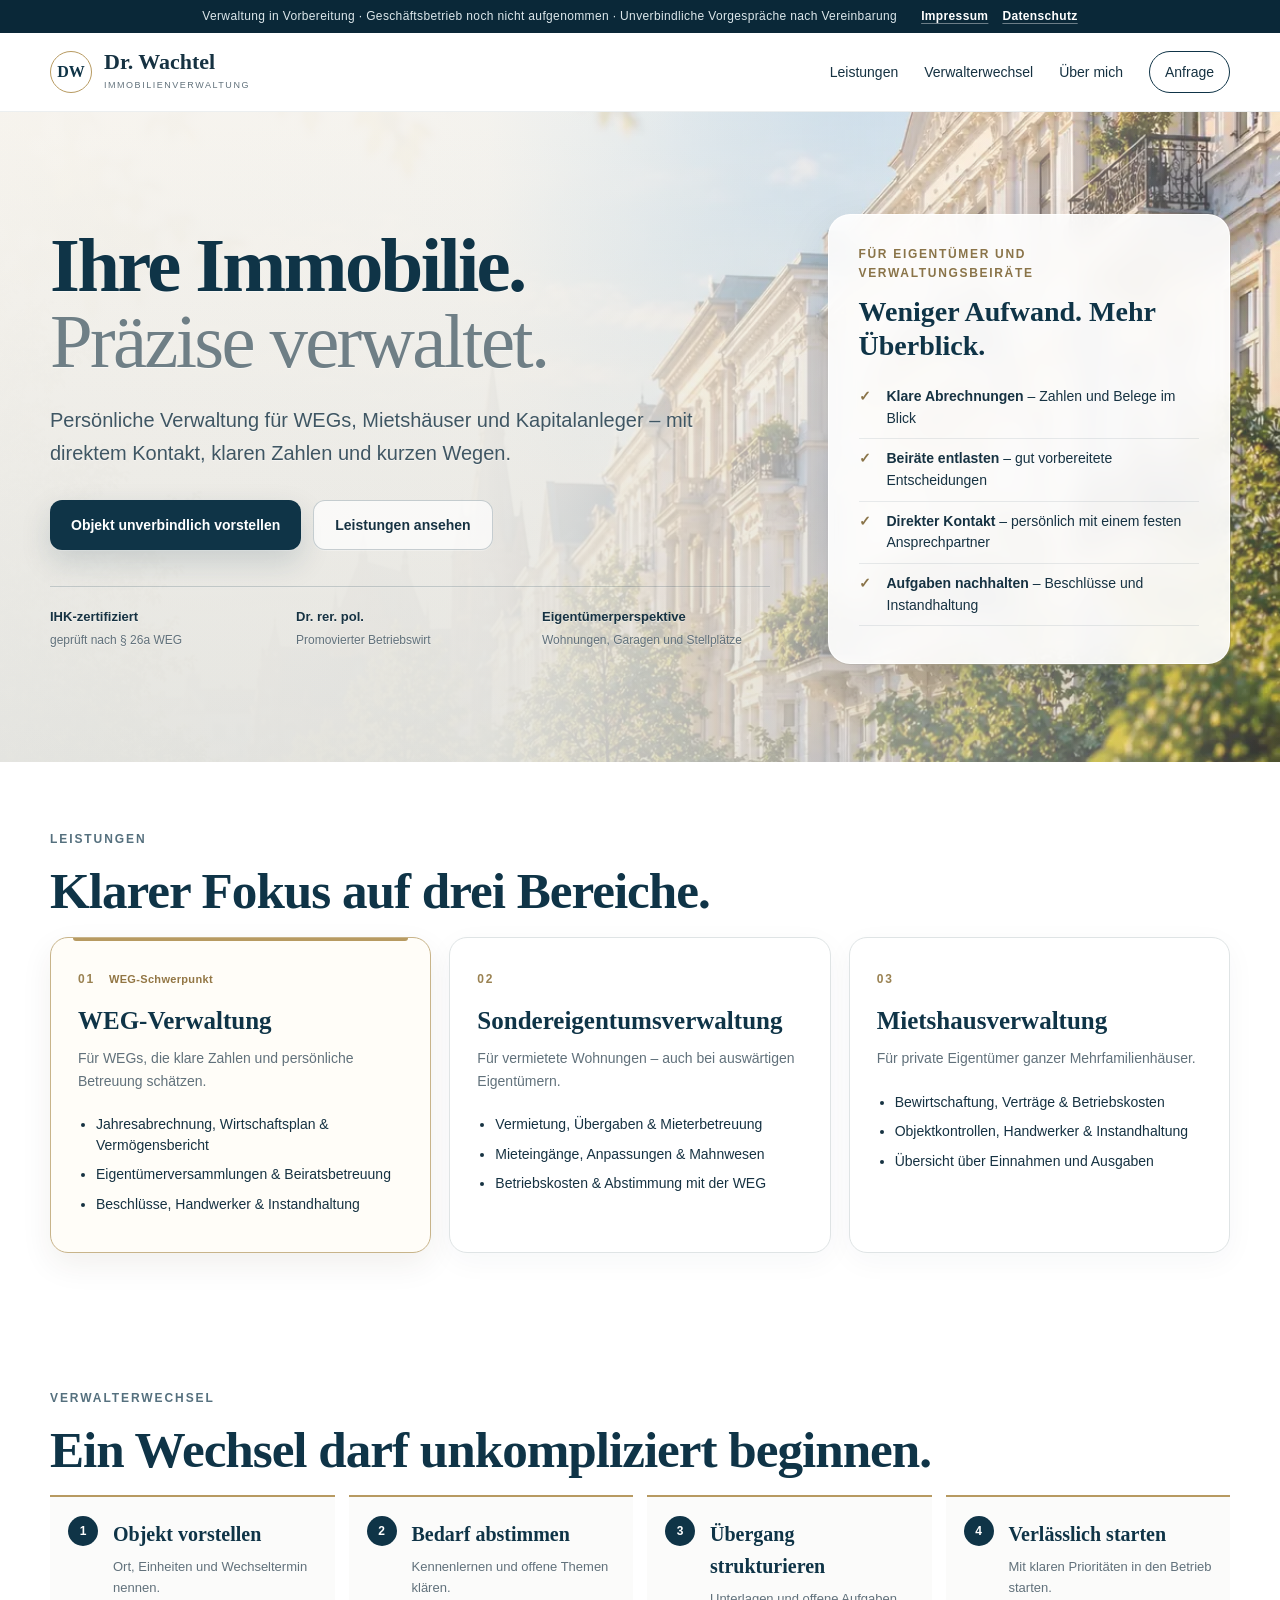
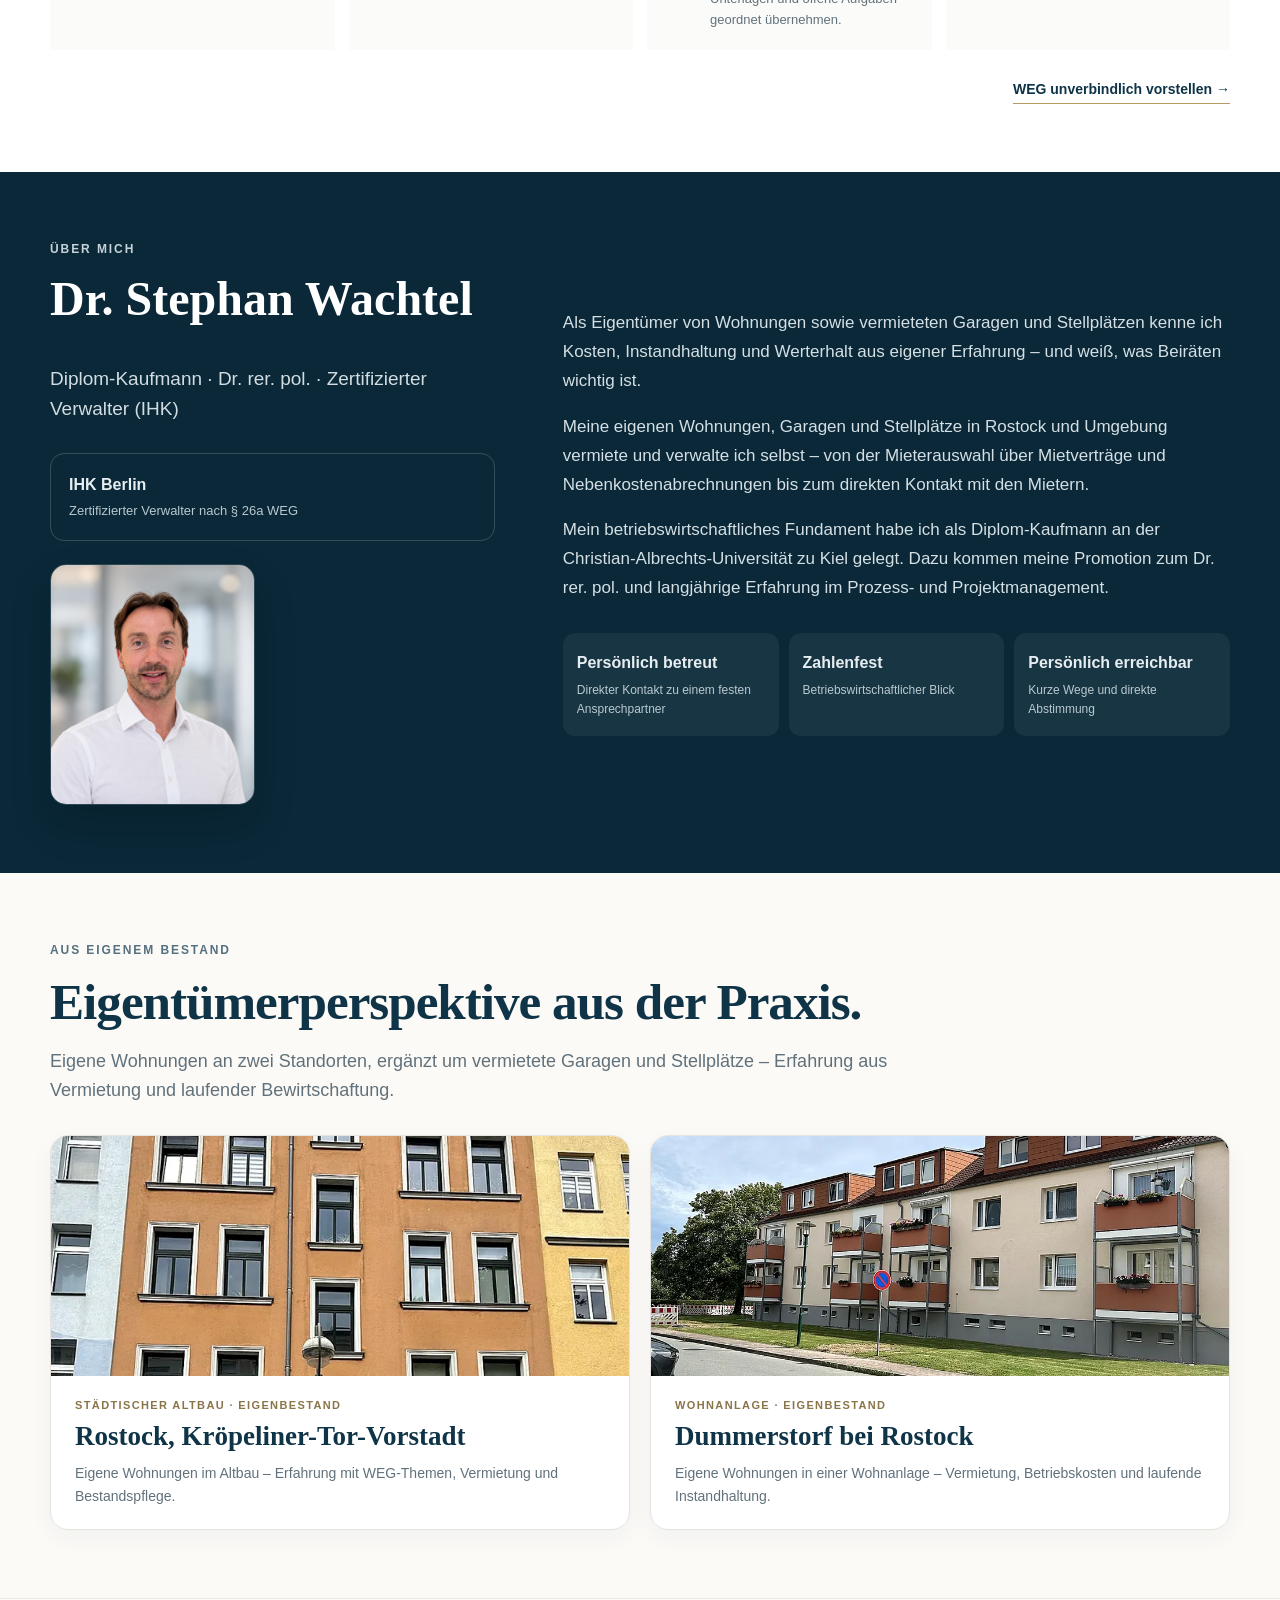
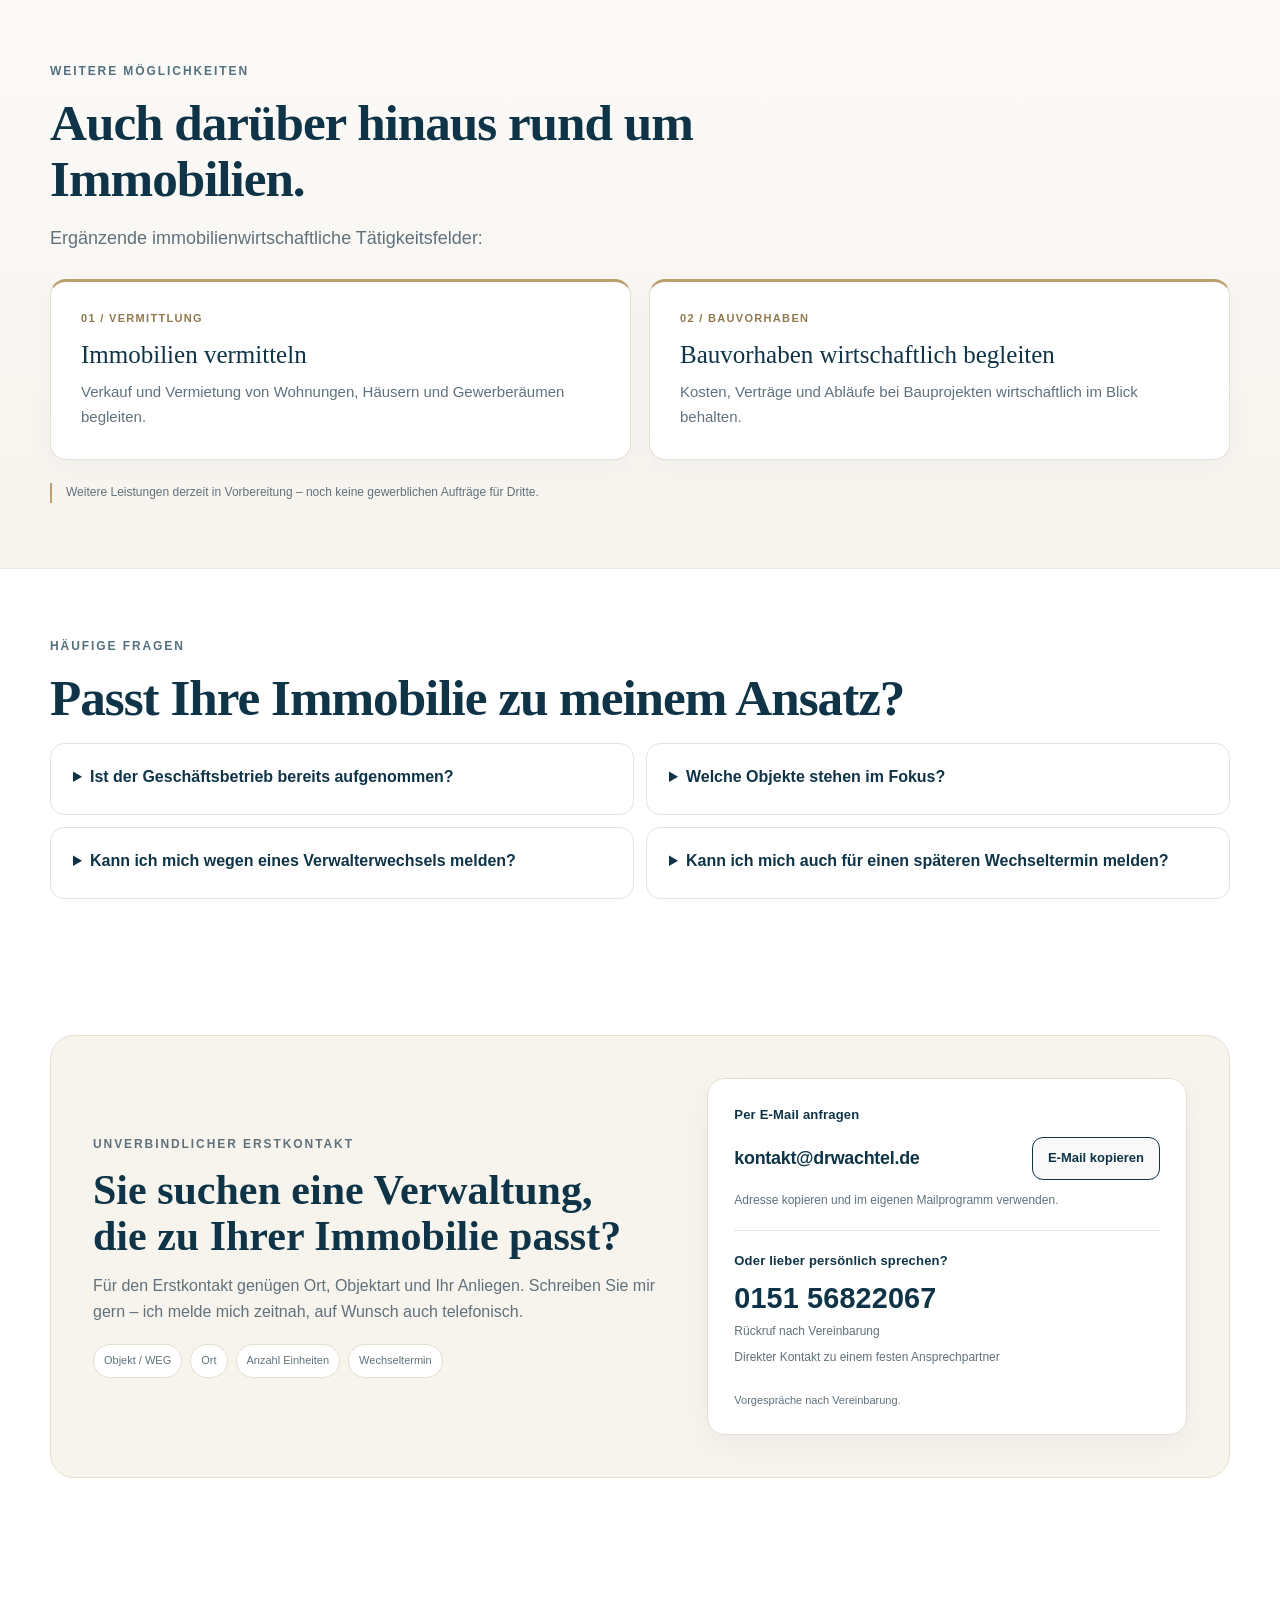
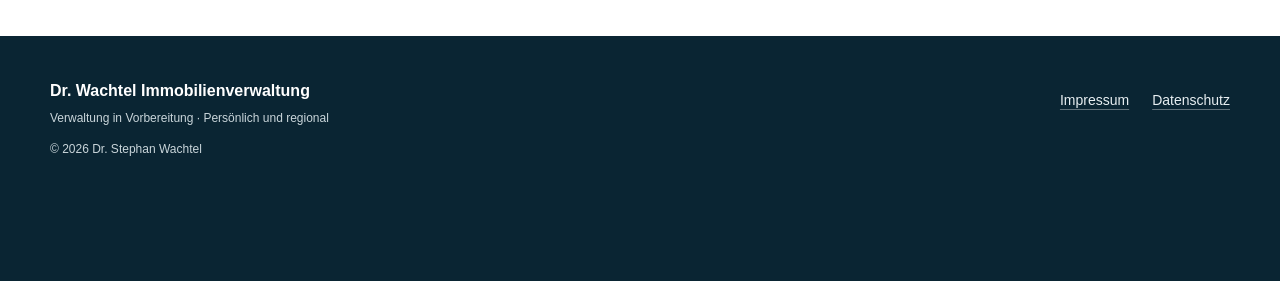
<file: index.html>
<!DOCTYPE html>

<html lang="de">
<head>
<meta charset="utf-8"/>
<meta content="width=device-width, initial-scale=1" name="viewport"/>
<title>Dr. Wachtel Immobilienverwaltung | Persönlich &amp; präzise</title>
<meta content="Dr. Wachtel Immobilienverwaltung: persönliche Betreuung für Wohnungseigentümergemeinschaften, Mietshäuser und Kapitalanleger. Diplom-Kaufmann (Universität Kiel), Dr. rer. pol. und IHK-zertifizierter Verwalter." name="description"/>
<meta content="index,follow" name="robots"/>
<link href="https://www.drwachtel.de/" rel="canonical"/>
<meta content="#0f3447" name="theme-color"/>
<meta content="website" property="og:type"/>
<meta content="de_DE" property="og:locale"/>
<meta content="Dr. Wachtel Immobilienverwaltung" property="og:site_name"/>
<meta content="Dr. Wachtel Immobilienverwaltung | Persönlich &amp; präzise" property="og:title"/>
<meta content="Dr. Wachtel Immobilienverwaltung: persönliche Betreuung für Wohnungseigentümergemeinschaften, Mietshäuser und Kapitalanleger. Diplom-Kaufmann (Universität Kiel), Dr. rer. pol. und IHK-zertifizierter Verwalter." property="og:description"/>
<meta content="https://www.drwachtel.de/" property="og:url"/>
<meta content="https://www.drwachtel.de/assets/og-logo.png" property="og:image"/>
<meta content="image/png" property="og:image:type"/>
<meta content="1200" property="og:image:width"/>
<meta content="630" property="og:image:height"/>
<meta content="Logo Dr. Wachtel Immobilienverwaltung" property="og:image:alt"/>
<meta content="summary_large_image" name="twitter:card"/>
<meta content="Dr. Wachtel Immobilienverwaltung | Persönlich &amp; präzise" name="twitter:title"/>
<meta content="Dr. Wachtel Immobilienverwaltung: persönliche Betreuung für Wohnungseigentümergemeinschaften, Mietshäuser und Kapitalanleger. Diplom-Kaufmann (Universität Kiel), Dr. rer. pol. und IHK-zertifizierter Verwalter." name="twitter:description"/>
<meta content="https://www.drwachtel.de/assets/og-logo.png" name="twitter:image"/>
<meta content="Logo Dr. Wachtel Immobilienverwaltung" name="twitter:image:alt"/>
<script type="application/ld+json">
{
  "@context": "https://schema.org",
  "@type": "ProfessionalService",
  "description": "Immobilienverwaltung in Vorbereitung – Geschäftsbetrieb noch nicht aufgenommen",
  "name": "Dr. Wachtel Immobilienverwaltung",
  "url": "https://www.drwachtel.de/",
  "image": "https://www.drwachtel.de/stephan-wachtel-portrait.jpg",
  "telephone": "+49 151 56822067",
  "email": "kontakt@drwachtel.de",
  "address": {
    "@type": "PostalAddress",
    "streetAddress": "Gewerbegebiet Reutershagen, Goerdelerstraße 33",
    "postalCode": "18069",
    "addressLocality": "Rostock",
    "addressCountry": "DE"
  },
  "areaServed": {
    "@type": "City",
    "name": "Rostock"
  }
}
</script>
<link href="favicon.svg" rel="icon" type="image/svg+xml"/>
<link href="favicon.ico" rel="icon" sizes="16x16 32x32 48x48"/>
<link href="apple-touch-icon.png" rel="apple-touch-icon" sizes="180x180"/>
<link href="styles.css?v=kompakt-20261029" rel="stylesheet"/>
</head>
<body><a class="skip-link" href="#leistungen">Zum Inhalt springen</a>
<div class="prelaunch"><span>Verwaltung in Vorbereitung · Geschäftsbetrieb noch nicht aufgenommen · Unverbindliche Vorgespräche nach Vereinbarung</span><span class="prelaunch-links"><a href="impressum.html">Impressum</a><a href="datenschutz.html">Datenschutz</a></span></div>
<header class="site-header">
<div class="wrap nav">
<a aria-label="Dr. Wachtel Immobilienverwaltung – Startseite" class="brand" href="#top">
<span class="brand-mark">DW</span>
<span><strong>Dr. Wachtel</strong><small>Immobilienverwaltung</small></span>
</a>
<nav aria-label="Hauptnavigation">
<a href="#leistungen">Leistungen</a>
<a href="#wechsel">Verwalterwechsel</a>
<a href="#profil">Über mich</a>
<a class="nav-cta" href="#kontakt">Anfrage</a>
</nav>
</div>
</header>
<main id="top">
<section class="hero">
<div aria-hidden="true" class="hero-architecture"></div>
<div class="wrap hero-grid">
<div class="hero-copy">
<h1>Ihre Immobilie.<br/><span>Präzise verwaltet.</span></h1>
<p class="lead">Persönliche Verwaltung für WEGs, Mietshäuser und Kapitalanleger – mit direktem Kontakt, klaren Zahlen und kurzen Wegen.</p>
<div class="hero-actions">
<a class="button primary" href="#kontakt">Objekt unverbindlich vorstellen</a>
<a class="button ghost" href="#leistungen">Leistungen ansehen</a>
</div>
<div aria-label="Qualifikationen und Schwerpunkte" class="trust">
<div><strong>IHK-zertifiziert</strong><span>geprüft nach § 26a WEG</span></div>
<div><strong>Dr. rer. pol.</strong><span>Promovierter Betriebswirt</span></div>
<div><strong>Eigentümerperspektive</strong><span>Wohnungen, Garagen und Stellplätze</span></div>
</div>
</div>
<aside class="hero-card">
<p class="card-kicker">Für Eigentümer und Verwaltungsbeiräte</p>
<h2>Weniger Aufwand. Mehr Überblick.</h2>
<ul class="checklist"><li><strong>Klare Abrechnungen</strong> – Zahlen und Belege im Blick</li><li><strong>Beiräte entlasten</strong> – gut vorbereitete Entscheidungen</li><li><strong>Direkter Kontakt</strong> – persönlich mit einem festen Ansprechpartner</li><li><strong>Aufgaben nachhalten</strong> – Beschlüsse und Instandhaltung</li></ul>

</aside>
</div>
</section>
<section class="section" id="leistungen">
<div class="wrap">
<p class="eyebrow">Leistungen</p>
<h2 class="section-title">Klarer Fokus auf drei Bereiche.</h2>
<div class="cards">
<article class="service-card service-card-featured">
<span class="number">01</span><span class="service-focus">WEG-Schwerpunkt</span><h3>WEG-Verwaltung</h3>
<p>Für WEGs, die klare Zahlen und persönliche Betreuung schätzen.</p>
<ul><li>Jahresabrechnung, Wirtschaftsplan &amp; Vermögensbericht</li><li>Eigentümerversammlungen &amp; Beiratsbetreuung</li><li>Beschlüsse, Handwerker &amp; Instandhaltung</li></ul>
</article>
<article class="service-card">
<span class="number">02</span><h3>Sondereigentums<wbr/>verwaltung</h3>
<p>Für vermietete Wohnungen – auch bei auswärtigen Eigentümern.</p>
<ul><li>Vermietung, Übergaben &amp; Mieterbetreuung</li><li>Mieteingänge, Anpassungen &amp; Mahnwesen</li><li>Betriebskosten &amp; Abstimmung mit der WEG</li></ul>
</article>
<article class="service-card">
<span class="number">03</span><h3>Mietshausverwaltung</h3>
<p>Für private Eigentümer ganzer Mehrfamilienhäuser.</p>
<ul><li>Bewirtschaftung, Verträge &amp; Betriebskosten</li><li>Objektkontrollen, Handwerker &amp; Instandhaltung</li><li>Übersicht über Einnahmen und Ausgaben</li></ul>
</article>
</div>
</div>
</section>
<section class="section" id="wechsel">
<div class="wrap">
<p class="eyebrow">Verwalterwechsel</p>
<h2 class="section-title">Ein Wechsel darf unkompliziert beginnen.</h2>

<div class="steps">
<article><span>1</span><div><h3>Objekt vorstellen</h3><p>Ort, Einheiten und Wechseltermin nennen.</p></div></article>
<article><span>2</span><div><h3>Bedarf abstimmen</h3><p>Kennenlernen und offene Themen klären.</p></div></article>
<article><span>3</span><div><h3>Übergang strukturieren</h3><p>Unterlagen und offene Aufgaben geordnet übernehmen.</p></div></article>
<article><span>4</span><div><h3>Verlässlich starten</h3><p>Mit klaren Prioritäten in den Betrieb starten.</p></div></article>
</div><p class="change-cta"><a href="#kontakt">WEG unverbindlich vorstellen →</a></p>
</div>
</section>
<section class="section dark" id="profil">
<div class="wrap about-grid">
<div>
<p class="eyebrow light">Über mich</p>
<h2>Dr. Stephan Wachtel</h2>
<p class="about-lead">Diplom-Kaufmann · Dr. rer. pol. · Zertifizierter Verwalter (IHK)</p>
<div class="qual"><strong>IHK Berlin</strong><span>Zertifizierter Verwalter nach § 26a WEG</span></div>
<figure class="about-portrait">
<img alt="Porträt von Dr. Stephan Wachtel" src="stephan-wachtel-portrait.jpg"/>
</figure>
</div>
<div class="about-copy">
<p>Als Eigentümer von Wohnungen sowie vermieteten Garagen und Stellplätzen kenne ich Kosten, Instandhaltung und Werterhalt aus eigener Erfahrung – und weiß, was Beiräten wichtig ist.</p>
<p>Meine eigenen Wohnungen, Garagen und Stellplätze in Rostock und Umgebung vermiete und verwalte ich selbst – von der Mieterauswahl über Mietverträge und Nebenkostenabrechnungen bis zum direkten Kontakt mit den Mietern.</p>
<p>Mein betriebswirtschaftliches Fundament habe ich als Diplom-Kaufmann an der Christian-Albrechts-Universität zu Kiel gelegt. Dazu kommen meine Promotion zum Dr. rer. pol. und langjährige Erfahrung im Prozess- und Projektmanagement.</p>
<div class="profile-facts">
<div><strong>Persönlich betreut</strong><span>Direkter Kontakt zu einem festen Ansprechpartner</span></div>
<div><strong>Zahlenfest</strong><span>Betriebswirtschaftlicher Blick</span></div>
<div><strong>Persönlich erreichbar</strong><span>Kurze Wege und direkte Abstimmung</span></div>
</div>
</div>
</div>
</section>
<section class="section references" id="objekte" aria-labelledby="objekte-title">
  <div class="wrap">
    <p class="eyebrow">Aus eigenem Bestand</p>
    <h2 class="section-title" id="objekte-title">Eigentümerperspektive aus der Praxis.</h2>
    <p class="section-intro">Eigene Wohnungen an zwei Standorten, ergänzt um vermietete Garagen und Stellplätze – Erfahrung aus Vermietung und laufender Bewirtschaftung.</p>
    <div class="reference-grid">
      <article class="reference-card">
        <figure class="reference-image">
          <img src="objekt-rostock-ktv.webp" alt="Altbau mit Eigentumswohnungen in der Rostocker Kröpeliner-Tor-Vorstadt" loading="lazy" decoding="async" width="800" height="1116">
        </figure>
        <div class="reference-body">
          <p class="reference-kicker">Städtischer Altbau · Eigenbestand</p>
          <h3>Rostock, Kröpeliner-Tor-Vorstadt</h3>
          <p>Eigene Wohnungen im Altbau – Erfahrung mit WEG-Themen, Vermietung und Bestandspflege.</p>
        </div>
      </article>
      <article class="reference-card">
        <figure class="reference-image">
          <img src="objekt-dummerstorf.webp" alt="Wohnanlage mit Eigentumswohnungen in Dummerstorf bei Rostock" loading="lazy" decoding="async" width="1000" height="758">
        </figure>
        <div class="reference-body">
          <p class="reference-kicker">Wohnanlage · Eigenbestand</p>
          <h3>Dummerstorf bei Rostock</h3>
          <p>Eigene Wohnungen in einer Wohnanlage – Vermietung, Betriebskosten und laufende Instandhaltung.</p>
        </div>
      </article>
    </div>
    
  </div>
</section>
<section class="section extensions" id="weitere-moeglichkeiten" aria-labelledby="extensions-title">
  <div class="wrap">
    <div class="extensions-heading">
      <p class="eyebrow">Weitere Möglichkeiten</p>
      <h2 class="section-title" id="extensions-title">Auch darüber hinaus rund um Immobilien.</h2>
      <p class="section-intro">Ergänzende immobilienwirtschaftliche Tätigkeitsfelder:</p>
    </div>
    <div class="extensions-grid">
      <article class="extension-card">
        <span class="extension-index" aria-hidden="true">01 / VERMITTLUNG</span>
        <h3>Immobilien vermitteln</h3>
        <p>Verkauf und Vermietung von Wohnungen, Häusern und Gewerberäumen begleiten.</p>
      </article>
      <article class="extension-card">
        <span class="extension-index" aria-hidden="true">02 / BAUVORHABEN</span>
        <h3>Bauvorhaben wirtschaftlich begleiten</h3>
        <p>Kosten, Verträge und Abläufe bei Bauprojekten wirtschaftlich im Blick behalten.</p>
      </article>
    </div>
    <p class="extensions-status">Weitere Leistungen derzeit in Vorbereitung – noch keine gewerblichen Aufträge für Dritte.</p>
  </div>
</section>
<section class="section faq">
<div class="wrap">
<p class="eyebrow">Häufige Fragen</p>
<h2 class="section-title">Passt Ihre Immobilie zu meinem Ansatz?</h2>
<div class="faq-grid">
<details><summary>Ist der Geschäftsbetrieb bereits aufgenommen?</summary><p>Noch nicht. Unverbindliche Vorgespräche für künftige Wechseltermine sind nach Vereinbarung möglich.</p></details>
<details><summary>Welche Objekte stehen im Fokus?</summary><p>WEGs, Mietshäuser und vermietete Eigentumswohnungen – vorzugsweise im Raum Rostock, weitere gut erreichbare Standorte nach Absprache.</p></details>
<details><summary>Kann ich mich wegen eines Verwalterwechsels melden?</summary><p>Ja. Ort, Einheitenzahl, Wechseltermin und Ihre wichtigsten Anliegen reichen zunächst.</p></details>
<details><summary>Kann ich mich auch für einen späteren Wechseltermin melden?</summary><p>Ja. Gerade ein Wechsel zum Ende einer Bestellungsperiode lässt sich in Ruhe vorbereiten. Ein Gespräch ist unverbindlich.</p></details>
</div>
</div>
</section>
<section class="section contact" id="kontakt">
  <div class="wrap contact-box">
    <div class="contact-copy">
      <p class="eyebrow">Unverbindlicher Erstkontakt</p>
      <h2>Sie suchen eine Verwaltung, die zu Ihrer Immobilie passt?</h2>
      <p>Für den Erstkontakt genügen Ort, Objektart und Ihr Anliegen. Schreiben Sie mir gern – ich melde mich zeitnah, auf Wunsch auch telefonisch.</p>
      <div class="contact-hints" aria-label="Hilfreiche Angaben bei Ihrer Anfrage"><span>Objekt / WEG</span><span>Ort</span><span>Anzahl Einheiten</span><span>Wechseltermin</span></div>
    </div>
    <div class="contact-action" aria-label="Kontaktmöglichkeiten">
      <p class="contact-channel-label">Per E-Mail anfragen</p>
      <div class="contact-email-box">
        <span class="contact-email-address" id="contact-email-address">kontakt@drwachtel.de</span>
        <button type="button" class="copy-email-button" id="copy-email-button" aria-label="E-Mail-Adresse kopieren">E-Mail kopieren</button>
      </div>
      <p class="copy-email-feedback" id="copy-email-feedback" role="status" aria-live="polite"></p>
      <p class="contact-email-help">Adresse kopieren und im eigenen Mailprogramm verwenden.</p>
      <div class="contact-channel-divider" aria-hidden="true"></div>
      <p class="contact-channel-label">Oder lieber persönlich sprechen?</p>
      <a aria-label="Mobilnummer 0151 56822067 anrufen" class="contact-phone" href="tel:+4915156822067">0151 56822067</a>
      <p class="contact-phone-hint">Rückruf nach Vereinbarung</p>
      <p class="contact-phone-hint">Direkter Kontakt zu einem festen Ansprechpartner</p>
      <small>Vorgespräche nach Vereinbarung.</small>
    </div>
  </div>
</section>
</main>
<a aria-label="Zum unverbindlichen Erstkontakt" class="mobile-contact" href="#kontakt">Objekt vorstellen <span>→</span></a>
<footer>
  <div class="wrap footer-grid">
    <div><strong>Dr. Wachtel Immobilienverwaltung</strong><p>Verwaltung in Vorbereitung · Persönlich und regional</p><p>© 2026 Dr. Stephan Wachtel</p></div>
    <nav class="legal-links" aria-label="Rechtliche Informationen">
      <a href="impressum.html">Impressum</a>
      <a href="datenschutz.html">Datenschutz</a>
    </nav>
  </div>
</footer>
<script>
(() => {
  const sticky = document.querySelector('.mobile-contact');
  const contact = document.querySelector('#kontakt');
  const footer = document.querySelector('footer');
  if (!sticky || !contact || !footer || !('IntersectionObserver' in window)) return;
  const visible = new Set();
  const observer = new IntersectionObserver(entries => {
    entries.forEach(entry => entry.isIntersecting ? visible.add(entry.target) : visible.delete(entry.target));
    sticky.classList.toggle('is-hidden', visible.size > 0);
  });
  observer.observe(contact);
  observer.observe(footer);
})();
</script><script>
// Nur lokale Bedienhilfe: Die E-Mail-Adresse wird ausschließlich in die
// Zwischenablage kopiert. Es werden keine Formulardaten übertragen.
(() => {
  const button = document.getElementById('copy-email-button');
  const email = document.getElementById('contact-email-address');
  const feedback = document.getElementById('copy-email-feedback');
  if (!button || !email || !feedback) return;

  const copyFallback = value => {
    const field = document.createElement('textarea');
    field.value = value;
    field.setAttribute('readonly', '');
    field.style.position = 'fixed';
    field.style.opacity = '0';
    field.style.left = '-9999px';
    document.body.appendChild(field);
    field.focus();
    field.select();
    let done = false;
    try { done = document.execCommand('copy'); } catch (_) { done = false; }
    field.remove();
    return done;
  };

  button.addEventListener('click', async () => {
    const value = email.textContent.trim();
    let done = false;
    if (navigator.clipboard && window.isSecureContext) {
      try { await navigator.clipboard.writeText(value); done = true; } catch (_) { /* Fallback */ }
    }
    if (!done) done = copyFallback(value);
    feedback.textContent = done
      ? 'E-Mail-Adresse kopiert – jetzt in Ihre E-Mail-Anwendung einfügen.'
      : 'Bitte die angezeigte E-Mail-Adresse markieren und kopieren.';
    if (done) {
      button.textContent = 'Kopiert ✓';
      button.setAttribute('aria-label', 'E-Mail-Adresse wurde kopiert');
    }
  });
})();
</script>
<script data-goatcounter="https://drwachtel.goatcounter.com/count" async src="//gc.zgo.at/count.js"></script>
</body>
</html>
</file>
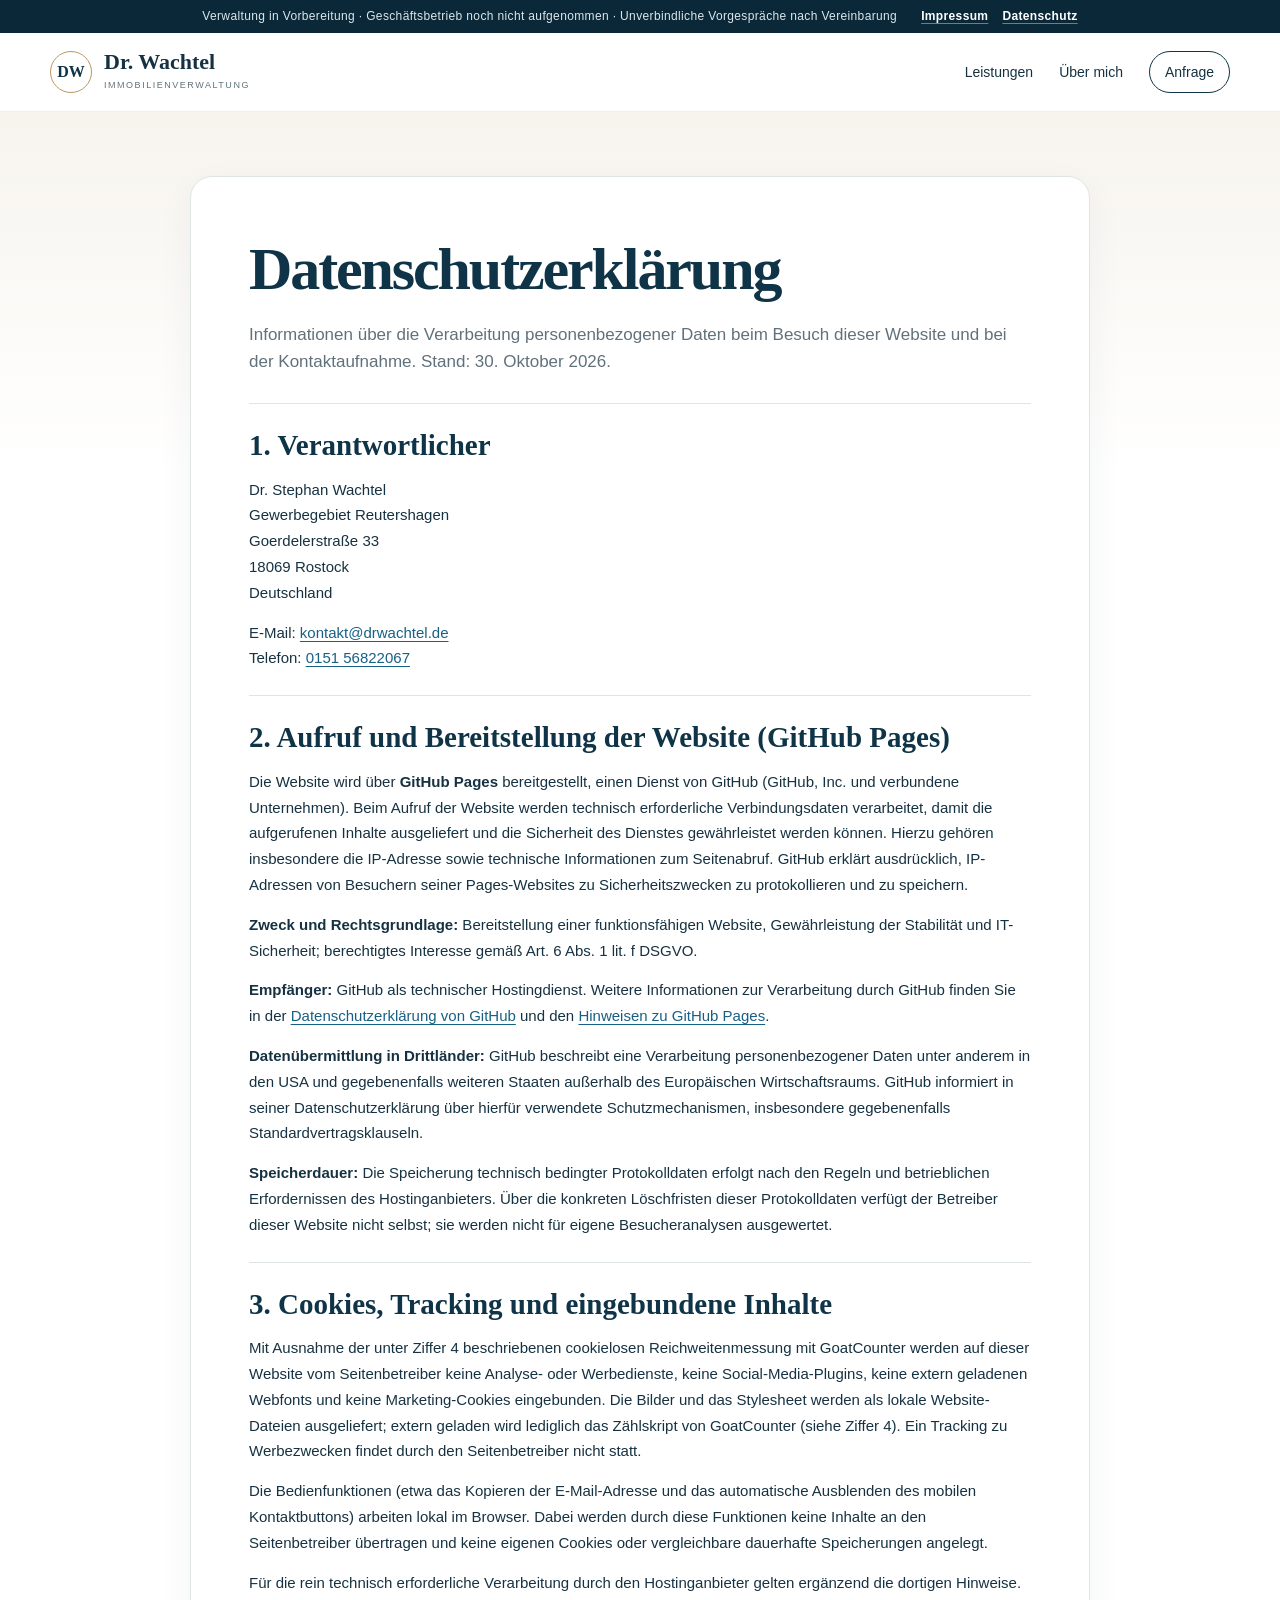
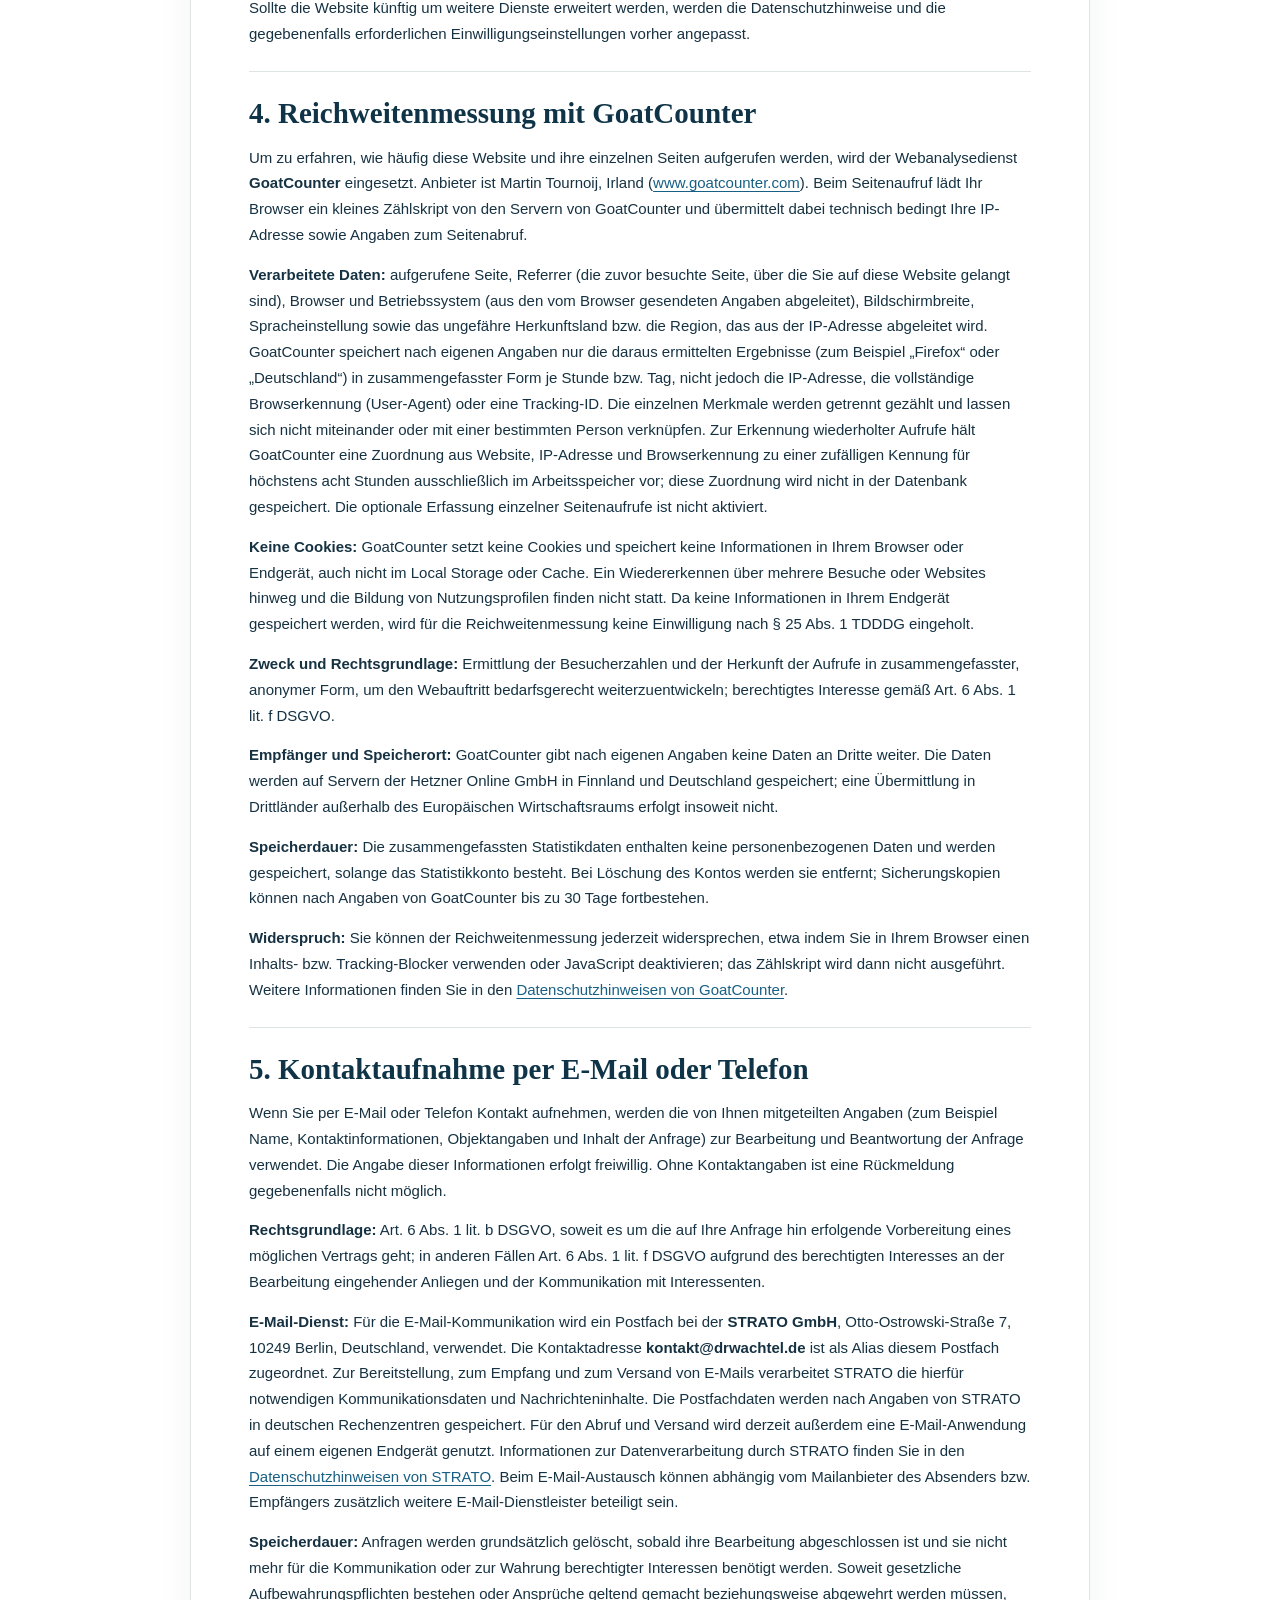
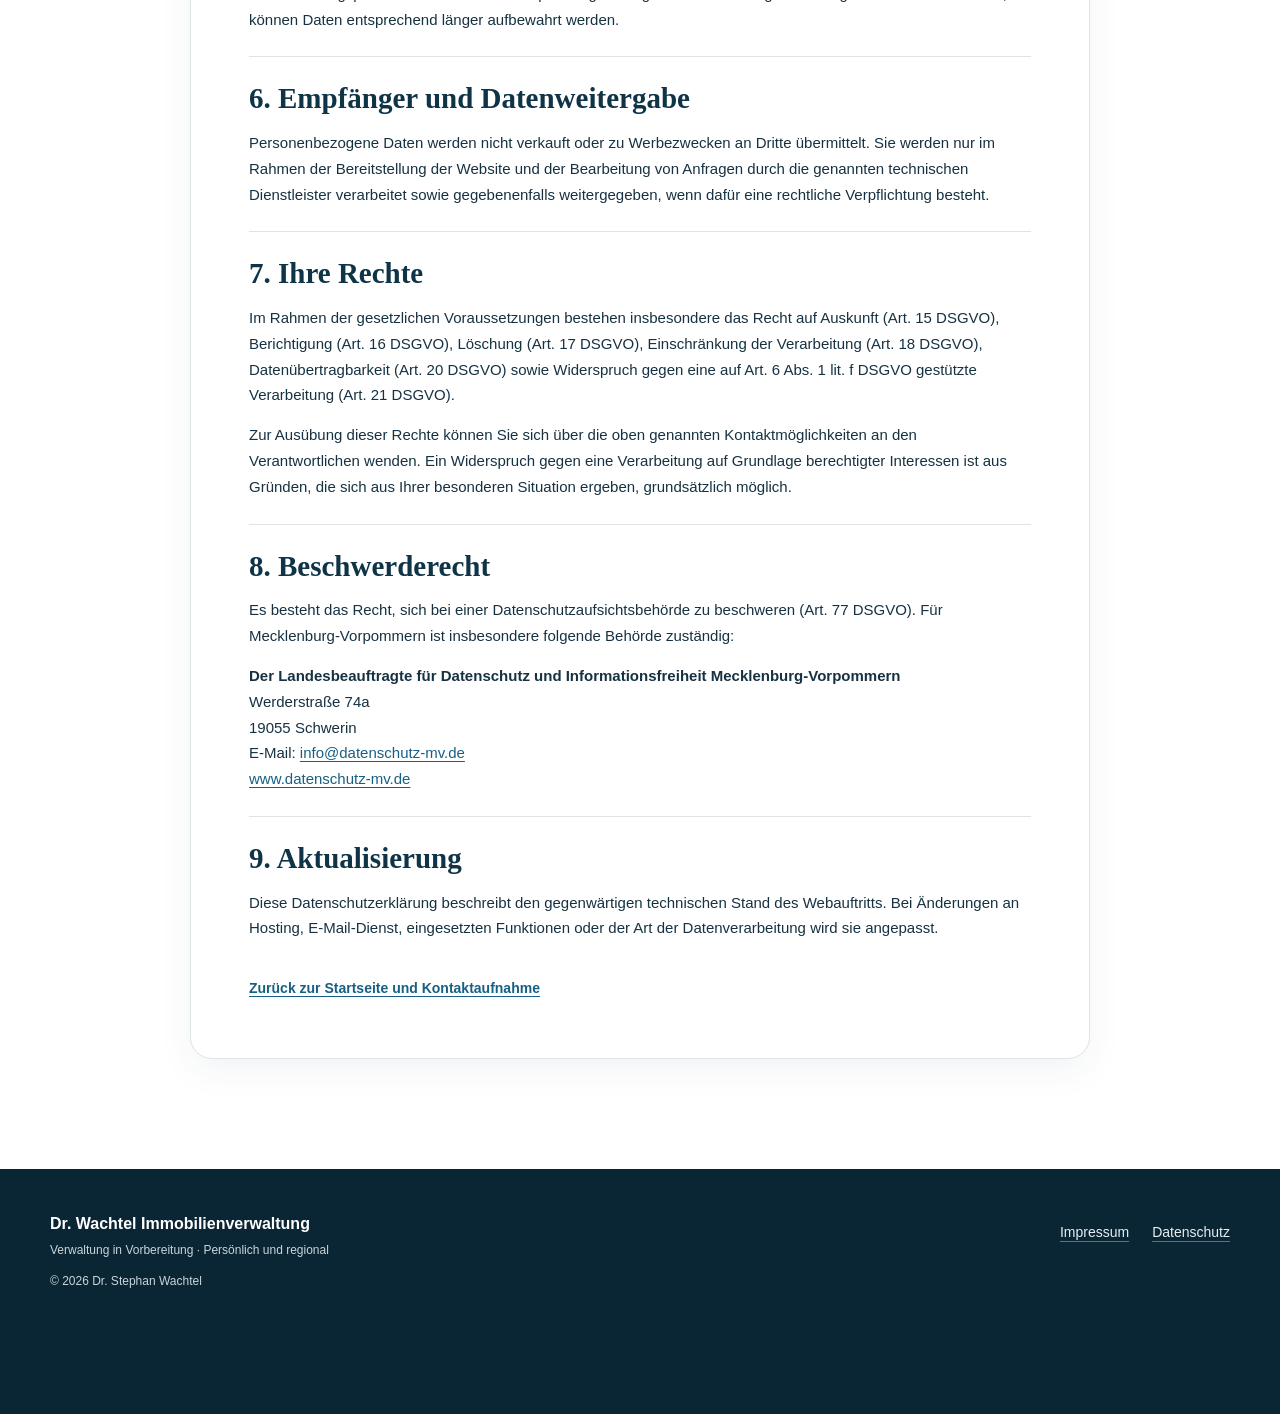
<file: datenschutz.html>
<!doctype html>
<html lang="de">
<head>
  <meta charset="utf-8">
  <meta name="viewport" content="width=device-width, initial-scale=1">
  <meta name="robots" content="noindex,follow">
  <meta name="theme-color" content="#0f3447">
  <title>Datenschutz | Dr. Wachtel Immobilienverwaltung</title>
  <meta property="og:type" content="website">
  <meta property="og:locale" content="de_DE">
  <meta property="og:title" content="Datenschutz | Dr. Wachtel Immobilienverwaltung">
  <meta property="og:url" content="https://www.drwachtel.de/datenschutz.html">
  <meta property="og:image" content="https://www.drwachtel.de/assets/og-logo.png">
  <meta property="og:image:type" content="image/png">
  <meta property="og:image:width" content="1200">
  <meta property="og:image:height" content="630">
  <meta property="og:image:alt" content="Logo Dr. Wachtel Immobilienverwaltung">
  <meta name="twitter:card" content="summary_large_image">
  <meta name="twitter:image" content="https://www.drwachtel.de/assets/og-logo.png">
  <meta name="twitter:image:alt" content="Logo Dr. Wachtel Immobilienverwaltung">
  <meta name="description" content="Datenschutzerklärung zur Website der Dr. Wachtel Immobilienverwaltung.">
  <link href="favicon.svg" rel="icon" type="image/svg+xml">
  <link href="favicon.ico" rel="icon" sizes="16x16 32x32 48x48">
  <link href="apple-touch-icon.png" rel="apple-touch-icon" sizes="180x180">
  <link href="styles.css?v=kompakt-20261029" rel="stylesheet">
</head>
<body>
<a class="skip-link" href="#rechtliches">Zum Inhalt springen</a>
<div class="prelaunch"><span>Verwaltung in Vorbereitung · Geschäftsbetrieb noch nicht aufgenommen · Unverbindliche Vorgespräche nach Vereinbarung</span><span class="prelaunch-links"><a href="impressum.html">Impressum</a><a href="datenschutz.html">Datenschutz</a></span></div>
<header class="site-header">
  <div class="wrap nav">
    <a class="brand" href="index.html#top" aria-label="Dr. Wachtel Immobilienverwaltung – Startseite">
      <span class="brand-mark">DW</span>
      <span><strong>Dr. Wachtel</strong><small>Immobilienverwaltung</small></span>
    </a>
    <nav aria-label="Hauptnavigation"><a href="index.html#leistungen">Leistungen</a><a href="index.html#profil">Über mich</a><a class="nav-cta" href="index.html#kontakt">Anfrage</a></nav>
  </div>
</header>
<main class="legal-main" id="rechtliches"><div class="wrap"><article class="legal-card"><h1>Datenschutzerklärung</h1>
<p class="legal-lead">Informationen über die Verarbeitung personenbezogener Daten beim Besuch dieser Website und bei der Kontaktaufnahme. Stand: 30. Oktober 2026.</p>
<section class="legal-section">
<h2>1. Verantwortlicher</h2>
<p>Dr. Stephan Wachtel<br>Gewerbegebiet Reutershagen<br>Goerdelerstraße 33<br>18069 Rostock<br>Deutschland</p>
<p>E-Mail: <a href="mailto:kontakt@drwachtel.de">kontakt@drwachtel.de</a><br>Telefon: <a href="tel:+4915156822067">0151 56822067</a></p>
</section>
<section class="legal-section">
<h2>2. Aufruf und Bereitstellung der Website (GitHub Pages)</h2>
<p>Die Website wird über <strong>GitHub Pages</strong> bereitgestellt, einen Dienst von GitHub (GitHub, Inc. und verbundene Unternehmen). Beim Aufruf der Website werden technisch erforderliche Verbindungsdaten verarbeitet, damit die aufgerufenen Inhalte ausgeliefert und die Sicherheit des Dienstes gewährleistet werden können. Hierzu gehören insbesondere die IP-Adresse sowie technische Informationen zum Seitenabruf. GitHub erklärt ausdrücklich, IP-Adressen von Besuchern seiner Pages-Websites zu Sicherheitszwecken zu protokollieren und zu speichern.</p>
<p><strong>Zweck und Rechtsgrundlage:</strong> Bereitstellung einer funktionsfähigen Website, Gewährleistung der Stabilität und IT-Sicherheit; berechtigtes Interesse gemäß Art. 6 Abs. 1 lit. f DSGVO.</p>
<p><strong>Empfänger:</strong> GitHub als technischer Hostingdienst. Weitere Informationen zur Verarbeitung durch GitHub finden Sie in der <a href="https://docs.github.com/de/site-policy/privacy-policies/github-general-privacy-statement" target="_blank" rel="noopener noreferrer">Datenschutzerklärung von GitHub</a> und den <a href="https://docs.github.com/de/pages/getting-started-with-github-pages/what-is-github-pages" target="_blank" rel="noopener noreferrer">Hinweisen zu GitHub Pages</a>.</p>
<p><strong>Datenübermittlung in Drittländer:</strong> GitHub beschreibt eine Verarbeitung personenbezogener Daten unter anderem in den USA und gegebenenfalls weiteren Staaten außerhalb des Europäischen Wirtschaftsraums. GitHub informiert in seiner Datenschutzerklärung über hierfür verwendete Schutzmechanismen, insbesondere gegebenenfalls Standardvertragsklauseln.</p>
<p><strong>Speicherdauer:</strong> Die Speicherung technisch bedingter Protokolldaten erfolgt nach den Regeln und betrieblichen Erfordernissen des Hostinganbieters. Über die konkreten Löschfristen dieser Protokolldaten verfügt der Betreiber dieser Website nicht selbst; sie werden nicht für eigene Besucheranalysen ausgewertet.</p>
</section>
<section class="legal-section">
<h2>3. Cookies, Tracking und eingebundene Inhalte</h2>
<p>Mit Ausnahme der unter Ziffer 4 beschriebenen cookielosen Reichweitenmessung mit GoatCounter werden auf dieser Website vom Seitenbetreiber keine Analyse- oder Werbedienste, keine Social-Media-Plugins, keine extern geladenen Webfonts und keine Marketing-Cookies eingebunden. Die Bilder und das Stylesheet werden als lokale Website-Dateien ausgeliefert; extern geladen wird lediglich das Zählskript von GoatCounter (siehe Ziffer 4). Ein Tracking zu Werbezwecken findet durch den Seitenbetreiber nicht statt.</p>
<p>Die Bedienfunktionen (etwa das Kopieren der E-Mail-Adresse und das automatische Ausblenden des mobilen Kontaktbuttons) arbeiten lokal im Browser. Dabei werden durch diese Funktionen keine Inhalte an den Seitenbetreiber übertragen und keine eigenen Cookies oder vergleichbare dauerhafte Speicherungen angelegt.</p>
<p>Für die rein technisch erforderliche Verarbeitung durch den Hostinganbieter gelten ergänzend die dortigen Hinweise. Sollte die Website künftig um weitere Dienste erweitert werden, werden die Datenschutzhinweise und die gegebenenfalls erforderlichen Einwilligungseinstellungen vorher angepasst.</p>
</section>
<section class="legal-section">
<h2>4. Reichweitenmessung mit GoatCounter</h2>
<p>Um zu erfahren, wie häufig diese Website und ihre einzelnen Seiten aufgerufen werden, wird der Webanalysedienst <strong>GoatCounter</strong> eingesetzt. Anbieter ist Martin Tournoij, Irland (<a href="https://www.goatcounter.com" target="_blank" rel="noopener noreferrer">www.goatcounter.com</a>). Beim Seitenaufruf lädt Ihr Browser ein kleines Zählskript von den Servern von GoatCounter und übermittelt dabei technisch bedingt Ihre IP-Adresse sowie Angaben zum Seitenabruf.</p>
<p><strong>Verarbeitete Daten:</strong> aufgerufene Seite, Referrer (die zuvor besuchte Seite, über die Sie auf diese Website gelangt sind), Browser und Betriebssystem (aus den vom Browser gesendeten Angaben abgeleitet), Bildschirmbreite, Spracheinstellung sowie das ungefähre Herkunftsland bzw. die Region, das aus der IP-Adresse abgeleitet wird. GoatCounter speichert nach eigenen Angaben nur die daraus ermittelten Ergebnisse (zum Beispiel „Firefox“ oder „Deutschland“) in zusammengefasster Form je Stunde bzw. Tag, nicht jedoch die IP-Adresse, die vollständige Browserkennung (User-Agent) oder eine Tracking-ID. Die einzelnen Merkmale werden getrennt gezählt und lassen sich nicht miteinander oder mit einer bestimmten Person verknüpfen. Zur Erkennung wiederholter Aufrufe hält GoatCounter eine Zuordnung aus Website, IP-Adresse und Browserkennung zu einer zufälligen Kennung für höchstens acht Stunden ausschließlich im Arbeitsspeicher vor; diese Zuordnung wird nicht in der Datenbank gespeichert. Die optionale Erfassung einzelner Seitenaufrufe ist nicht aktiviert.</p>
<p><strong>Keine Cookies:</strong> GoatCounter setzt keine Cookies und speichert keine Informationen in Ihrem Browser oder Endgerät, auch nicht im Local Storage oder Cache. Ein Wiedererkennen über mehrere Besuche oder Websites hinweg und die Bildung von Nutzungsprofilen finden nicht statt. Da keine Informationen in Ihrem Endgerät gespeichert werden, wird für die Reichweitenmessung keine Einwilligung nach § 25 Abs. 1 TDDDG eingeholt.</p>
<p><strong>Zweck und Rechtsgrundlage:</strong> Ermittlung der Besucherzahlen und der Herkunft der Aufrufe in zusammengefasster, anonymer Form, um den Webauftritt bedarfsgerecht weiterzuentwickeln; berechtigtes Interesse gemäß Art. 6 Abs. 1 lit. f DSGVO.</p>
<p><strong>Empfänger und Speicherort:</strong> GoatCounter gibt nach eigenen Angaben keine Daten an Dritte weiter. Die Daten werden auf Servern der Hetzner Online GmbH in Finnland und Deutschland gespeichert; eine Übermittlung in Drittländer außerhalb des Europäischen Wirtschaftsraums erfolgt insoweit nicht.</p>
<p><strong>Speicherdauer:</strong> Die zusammengefassten Statistikdaten enthalten keine personenbezogenen Daten und werden gespeichert, solange das Statistikkonto besteht. Bei Löschung des Kontos werden sie entfernt; Sicherungskopien können nach Angaben von GoatCounter bis zu 30 Tage fortbestehen.</p>
<p><strong>Widerspruch:</strong> Sie können der Reichweitenmessung jederzeit widersprechen, etwa indem Sie in Ihrem Browser einen Inhalts- bzw. Tracking-Blocker verwenden oder JavaScript deaktivieren; das Zählskript wird dann nicht ausgeführt. Weitere Informationen finden Sie in den <a href="https://www.goatcounter.com/help/privacy" target="_blank" rel="noopener noreferrer">Datenschutzhinweisen von GoatCounter</a>.</p>
</section>
<section class="legal-section">
<h2>5. Kontaktaufnahme per E-Mail oder Telefon</h2>
<p>Wenn Sie per E-Mail oder Telefon Kontakt aufnehmen, werden die von Ihnen mitgeteilten Angaben (zum Beispiel Name, Kontaktinformationen, Objektangaben und Inhalt der Anfrage) zur Bearbeitung und Beantwortung der Anfrage verwendet. Die Angabe dieser Informationen erfolgt freiwillig. Ohne Kontaktangaben ist eine Rückmeldung gegebenenfalls nicht möglich.</p>
<p><strong>Rechtsgrundlage:</strong> Art. 6 Abs. 1 lit. b DSGVO, soweit es um die auf Ihre Anfrage hin erfolgende Vorbereitung eines möglichen Vertrags geht; in anderen Fällen Art. 6 Abs. 1 lit. f DSGVO aufgrund des berechtigten Interesses an der Bearbeitung eingehender Anliegen und der Kommunikation mit Interessenten.</p>
<p><strong>E-Mail-Dienst:</strong> Für die E-Mail-Kommunikation wird ein Postfach bei der <strong>STRATO GmbH</strong>, Otto-Ostrowski-Straße 7, 10249 Berlin, Deutschland, verwendet. Die Kontaktadresse <strong>kontakt@drwachtel.de</strong> ist als Alias diesem Postfach zugeordnet. Zur Bereitstellung, zum Empfang und zum Versand von E-Mails verarbeitet STRATO die hierfür notwendigen Kommunikationsdaten und Nachrichteninhalte. Die Postfachdaten werden nach Angaben von STRATO in deutschen Rechenzentren gespeichert. Für den Abruf und Versand wird derzeit außerdem eine E-Mail-Anwendung auf einem eigenen Endgerät genutzt. Informationen zur Datenverarbeitung durch STRATO finden Sie in den <a href="https://www.strato.de/datenschutz/" target="_blank" rel="noopener noreferrer">Datenschutzhinweisen von STRATO</a>. Beim E-Mail-Austausch können abhängig vom Mailanbieter des Absenders bzw. Empfängers zusätzlich weitere E-Mail-Dienstleister beteiligt sein.</p>
<p><strong>Speicherdauer:</strong> Anfragen werden grundsätzlich gelöscht, sobald ihre Bearbeitung abgeschlossen ist und sie nicht mehr für die Kommunikation oder zur Wahrung berechtigter Interessen benötigt werden. Soweit gesetzliche Aufbewahrungspflichten bestehen oder Ansprüche geltend gemacht beziehungsweise abgewehrt werden müssen, können Daten entsprechend länger aufbewahrt werden.</p>
</section>
<section class="legal-section">
<h2>6. Empfänger und Datenweitergabe</h2>
<p>Personenbezogene Daten werden nicht verkauft oder zu Werbezwecken an Dritte übermittelt. Sie werden nur im Rahmen der Bereitstellung der Website und der Bearbeitung von Anfragen durch die genannten technischen Dienstleister verarbeitet sowie gegebenenfalls weitergegeben, wenn dafür eine rechtliche Verpflichtung besteht.</p>
</section>
<section class="legal-section">
<h2>7. Ihre Rechte</h2>
<p>Im Rahmen der gesetzlichen Voraussetzungen bestehen insbesondere das Recht auf Auskunft (Art. 15 DSGVO), Berichtigung (Art. 16 DSGVO), Löschung (Art. 17 DSGVO), Einschränkung der Verarbeitung (Art. 18 DSGVO), Datenübertragbarkeit (Art. 20 DSGVO) sowie Widerspruch gegen eine auf Art. 6 Abs. 1 lit. f DSGVO gestützte Verarbeitung (Art. 21 DSGVO).</p>
<p>Zur Ausübung dieser Rechte können Sie sich über die oben genannten Kontaktmöglichkeiten an den Verantwortlichen wenden. Ein Widerspruch gegen eine Verarbeitung auf Grundlage berechtigter Interessen ist aus Gründen, die sich aus Ihrer besonderen Situation ergeben, grundsätzlich möglich.</p>
</section>
<section class="legal-section">
<h2>8. Beschwerderecht</h2>
<p>Es besteht das Recht, sich bei einer Datenschutzaufsichtsbehörde zu beschweren (Art. 77 DSGVO). Für Mecklenburg-Vorpommern ist insbesondere folgende Behörde zuständig:</p>
<p><strong>Der Landesbeauftragte für Datenschutz und Informationsfreiheit Mecklenburg-Vorpommern</strong><br>Werderstraße 74a<br>19055 Schwerin<br>E-Mail: <a href="mailto:info@datenschutz-mv.de">info@datenschutz-mv.de</a><br><a href="https://www.datenschutz-mv.de/" target="_blank" rel="noopener noreferrer">www.datenschutz-mv.de</a></p>
</section>
<section class="legal-section">
<h2>9. Aktualisierung</h2>
<p>Diese Datenschutzerklärung beschreibt den gegenwärtigen technischen Stand des Webauftritts. Bei Änderungen an Hosting, E-Mail-Dienst, eingesetzten Funktionen oder der Art der Datenverarbeitung wird sie angepasst.</p>
</section>
<p class="legal-return"><a href="index.html#kontakt">Zurück zur Startseite und Kontaktaufnahme</a></p></article></div></main><footer>
  <div class="wrap footer-grid">
    <div><strong>Dr. Wachtel Immobilienverwaltung</strong><p>Verwaltung in Vorbereitung · Persönlich und regional</p><p>© 2026 Dr. Stephan Wachtel</p></div>
    <nav class="legal-links" aria-label="Rechtliche Informationen">
      <a href="impressum.html">Impressum</a>
      <a href="datenschutz.html">Datenschutz</a>
    </nav>
  </div>
</footer><script data-goatcounter="https://drwachtel.goatcounter.com/count" async src="//gc.zgo.at/count.js"></script>
</body></html>
</file>
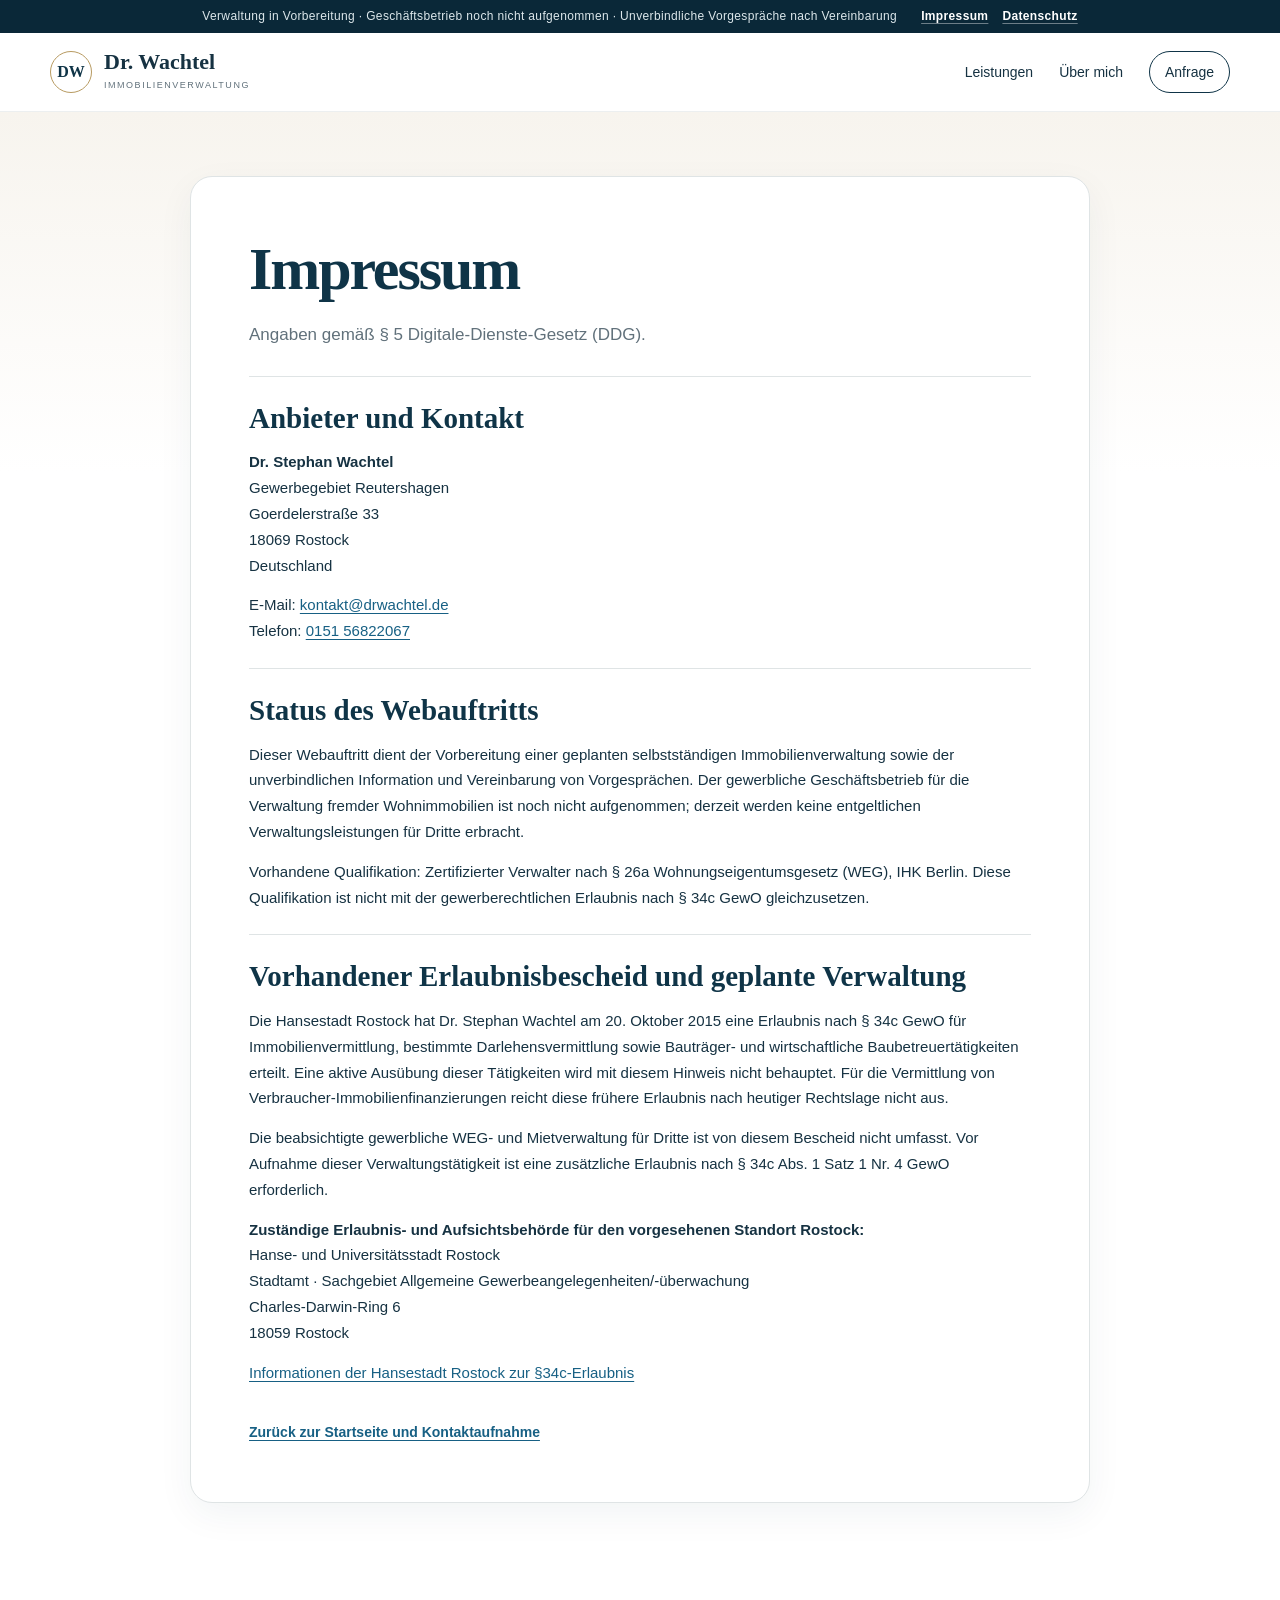
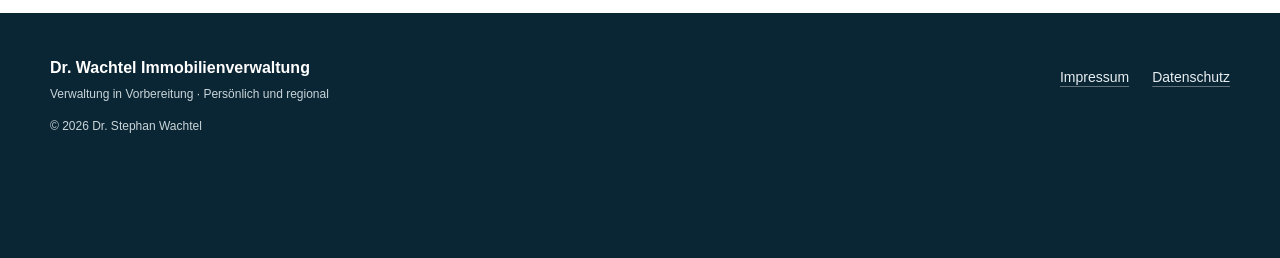
<file: impressum.html>
<!doctype html>
<html lang="de">
<head>
  <meta charset="utf-8">
  <meta name="viewport" content="width=device-width, initial-scale=1">
  <meta name="robots" content="noindex,follow">
  <meta name="theme-color" content="#0f3447">
  <title>Impressum | Dr. Wachtel Immobilienverwaltung</title>
  <meta property="og:type" content="website">
  <meta property="og:locale" content="de_DE">
  <meta property="og:title" content="Impressum | Dr. Wachtel Immobilienverwaltung">
  <meta property="og:url" content="https://www.drwachtel.de/impressum.html">
  <meta property="og:image" content="https://www.drwachtel.de/assets/og-logo.png">
  <meta property="og:image:type" content="image/png">
  <meta property="og:image:width" content="1200">
  <meta property="og:image:height" content="630">
  <meta property="og:image:alt" content="Logo Dr. Wachtel Immobilienverwaltung">
  <meta name="twitter:card" content="summary_large_image">
  <meta name="twitter:image" content="https://www.drwachtel.de/assets/og-logo.png">
  <meta name="twitter:image:alt" content="Logo Dr. Wachtel Immobilienverwaltung">
  <meta name="description" content="Anbieterkennzeichnung und Kontaktangaben der Dr. Wachtel Immobilienverwaltung.">
  <link href="favicon.svg" rel="icon" type="image/svg+xml">
  <link href="favicon.ico" rel="icon" sizes="16x16 32x32 48x48">
  <link href="apple-touch-icon.png" rel="apple-touch-icon" sizes="180x180">
  <link href="styles.css?v=kompakt-20261029" rel="stylesheet">
</head>
<body>
<a class="skip-link" href="#rechtliches">Zum Inhalt springen</a>
<div class="prelaunch"><span>Verwaltung in Vorbereitung · Geschäftsbetrieb noch nicht aufgenommen · Unverbindliche Vorgespräche nach Vereinbarung</span><span class="prelaunch-links"><a href="impressum.html">Impressum</a><a href="datenschutz.html">Datenschutz</a></span></div>
<header class="site-header">
  <div class="wrap nav">
    <a class="brand" href="index.html#top" aria-label="Dr. Wachtel Immobilienverwaltung – Startseite">
      <span class="brand-mark">DW</span>
      <span><strong>Dr. Wachtel</strong><small>Immobilienverwaltung</small></span>
    </a>
    <nav aria-label="Hauptnavigation"><a href="index.html#leistungen">Leistungen</a><a href="index.html#profil">Über mich</a><a class="nav-cta" href="index.html#kontakt">Anfrage</a></nav>
  </div>
</header>
<main class="legal-main" id="rechtliches"><div class="wrap"><article class="legal-card"><h1>Impressum</h1>
<p class="legal-lead">Angaben gemäß § 5 Digitale-Dienste-Gesetz (DDG).</p>
<section class="legal-section">
  <h2>Anbieter und Kontakt</h2>
  <p><strong>Dr. Stephan Wachtel</strong><br>
  Gewerbegebiet Reutershagen<br>Goerdelerstraße 33<br>
  18069 Rostock<br>
  Deutschland</p>
  <p>E-Mail: <a href="mailto:kontakt@drwachtel.de">kontakt@drwachtel.de</a><br>
  Telefon: <a href="tel:+4915156822067">0151 56822067</a></p>
</section>
<section class="legal-section">
  <h2>Status des Webauftritts</h2>
  <p>Dieser Webauftritt dient der Vorbereitung einer geplanten selbstständigen Immobilienverwaltung sowie der unverbindlichen Information und Vereinbarung von Vorgesprächen. Der gewerbliche Geschäftsbetrieb für die Verwaltung fremder Wohnimmobilien ist noch nicht aufgenommen; derzeit werden keine entgeltlichen Verwaltungsleistungen für Dritte erbracht.</p>
  <p>Vorhandene Qualifikation: Zertifizierter Verwalter nach § 26a Wohnungseigentumsgesetz (WEG), IHK Berlin. Diese Qualifikation ist nicht mit der gewerberechtlichen Erlaubnis nach § 34c GewO gleichzusetzen.</p>
</section>
<section class="legal-section">
  <h2>Vorhandener Erlaubnisbescheid und geplante Verwaltung</h2>
  <p>Die Hansestadt Rostock hat Dr. Stephan Wachtel am 20. Oktober 2015 eine Erlaubnis nach § 34c GewO für Immobilienvermittlung, bestimmte Darlehensvermittlung sowie Bauträger- und wirtschaftliche Baubetreuertätigkeiten erteilt. Eine aktive Ausübung dieser Tätigkeiten wird mit diesem Hinweis nicht behauptet. Für die Vermittlung von Verbraucher-Immobilienfinanzierungen reicht diese frühere Erlaubnis nach heutiger Rechtslage nicht aus.</p>
  <p>Die beabsichtigte gewerbliche WEG- und Mietverwaltung für Dritte ist von diesem Bescheid nicht umfasst. Vor Aufnahme dieser Verwaltungstätigkeit ist eine zusätzliche Erlaubnis nach § 34c Abs. 1 Satz 1 Nr. 4 GewO erforderlich.</p>
  <p><strong>Zuständige Erlaubnis- und Aufsichtsbehörde für den vorgesehenen Standort Rostock:</strong><br>
  Hanse- und Universitätsstadt Rostock<br>
  Stadtamt · Sachgebiet Allgemeine Gewerbeangelegenheiten/-überwachung<br>
  Charles-Darwin-Ring 6<br>
  18059 Rostock</p>
  <p><a href="https://rathaus.rostock.de/de/service/dienstleistungen/erlaubnis_zur_taetigkeit_als_immobilienmakler_darlehensvermittler_bautraeger_baubetreuer_oder_wohnimmobilienverwalter_beantragen/402466" target="_blank" rel="noopener noreferrer">Informationen der Hansestadt Rostock zur §34c-Erlaubnis</a></p>
</section>
<p class="legal-return"><a href="index.html#kontakt">Zurück zur Startseite und Kontaktaufnahme</a></p></article></div></main><footer>
  <div class="wrap footer-grid">
    <div><strong>Dr. Wachtel Immobilienverwaltung</strong><p>Verwaltung in Vorbereitung · Persönlich und regional</p><p>© 2026 Dr. Stephan Wachtel</p></div>
    <nav class="legal-links" aria-label="Rechtliche Informationen">
      <a href="impressum.html">Impressum</a>
      <a href="datenschutz.html">Datenschutz</a>
    </nav>
  </div>
</footer><script data-goatcounter="https://drwachtel.goatcounter.com/count" async src="//gc.zgo.at/count.js"></script>
</body></html>
</file>
<file: styles.css>
:root{
  --navy:#0f3447; --navy-2:#0a2838; --ink:#163242; --muted:#61717b;
  --sand:#b79a61; --sand-soft:#e8ddc8; --cream:#f7f4ee; --paper:#fff;
  --line:#dfe4e5; --shadow:0 18px 50px rgba(10,40,56,.10);
  --radius:22px; --wrap:1180px;
}
*{box-sizing:border-box}
html{scroll-behavior:smooth}
body{margin:0;color:var(--ink);font-family:Inter,ui-sans-serif,-apple-system,BlinkMacSystemFont,"Segoe UI",sans-serif;background:#fff;line-height:1.6}
a{color:inherit;text-decoration:none}
.wrap{width:min(calc(100% - 40px),var(--wrap));margin-inline:auto}
.prelaunch{background:var(--navy-2);color:#dce7eb;text-align:center;padding:7px 14px;font-size:12px;letter-spacing:.03em}
.site-header{position:sticky;top:0;z-index:50;background:rgba(255,255,255,.94);backdrop-filter:blur(14px);border-bottom:1px solid rgba(15,52,71,.08)}
.nav{height:78px;display:flex;align-items:center;justify-content:space-between;gap:24px}
.brand{display:flex;align-items:center;gap:12px}
.brand-mark{width:42px;height:42px;border:1px solid var(--sand);display:grid;place-items:center;border-radius:50%;font-family:Georgia,serif;color:var(--navy);font-weight:700}
.brand strong{display:block;font-family:Georgia,serif;font-size:22px;line-height:1}
.brand small{display:block;margin-top:5px;text-transform:uppercase;letter-spacing:.17em;font-size:9px;color:var(--muted)}
nav{display:flex;align-items:center;gap:26px;font-size:14px}
nav a:hover{color:var(--sand)}
.nav-cta{border:1px solid var(--navy);padding:9px 15px;border-radius:999px}
.hero{position:relative;isolation:isolate;overflow:hidden;min-height:690px;display:flex;align-items:center}
.hero-architecture{position:absolute;z-index:-2;inset:0;background:linear-gradient(90deg,rgba(247,244,238,.99) 0%,rgba(247,244,238,.96) 39%,rgba(247,244,238,.68) 62%,rgba(247,244,238,.20) 100%),url("altbau-rostock-hero.webp") center right/cover no-repeat}
.hero-architecture:after{content:"";position:absolute;inset:0;background:linear-gradient(180deg,rgba(255,255,255,.03),rgba(15,52,71,.08))}
.hero-grid{display:grid;grid-template-columns:minmax(0,1.16fr) minmax(320px,.64fr);gap:64px;align-items:center;padding:78px 0 72px}
.eyebrow{margin:0 0 14px;text-transform:uppercase;letter-spacing:.16em;font-weight:700;font-size:12px;color:#55707e}
h1,h2,h3,p{margin-top:0}
h1{font-family:Georgia,"Times New Roman",serif;color:var(--navy);font-size:clamp(52px,6vw,84px);line-height:.99;letter-spacing:-.035em;margin-bottom:24px;max-width:780px}
h1 span{color:#6f7f86;font-weight:400}
.lead{font-size:20px;line-height:1.65;max-width:720px;color:#3f5663;margin-bottom:30px}
.hero-actions{display:flex;gap:12px;flex-wrap:wrap;margin-bottom:36px}
.button{display:inline-flex;align-items:center;justify-content:center;min-height:50px;padding:0 21px;border-radius:12px;font-weight:700;font-size:14px;transition:.2s ease}
.button:hover{transform:translateY(-1px)}
.primary{background:var(--navy);color:#fff;box-shadow:0 12px 30px rgba(15,52,71,.16)}
.ghost{border:1px solid rgba(15,52,71,.22);background:rgba(255,255,255,.60)}
.trust{display:grid;grid-template-columns:repeat(3,1fr);max-width:720px;border-top:1px solid rgba(15,52,71,.18);padding-top:20px;gap:18px}
.trust strong,.trust span{display:block}.trust strong{font-size:13px}.trust span{font-size:12px;color:var(--muted);margin-top:3px}
.hero-card{background:rgba(255,255,255,.86);backdrop-filter:blur(12px);border:1px solid rgba(255,255,255,.8);border-radius:var(--radius);padding:34px;box-shadow:var(--shadow)}
.card-kicker{font-size:12px;text-transform:uppercase;letter-spacing:.14em;color:#8a7449;font-weight:800}
.hero-card h2{font-family:Georgia,serif;font-size:30px;line-height:1.15;color:var(--navy)}
.checklist{list-style:none;padding:0;margin:22px 0 18px}.checklist li{position:relative;padding:10px 0 10px 28px;border-bottom:1px solid rgba(15,52,71,.09);font-size:14px}.checklist li:before{content:"✓";position:absolute;left:0;color:#8a7449;font-weight:800}
.small{font-size:13px;color:var(--muted);margin:18px 0 0}
.proof{border-top:1px solid var(--line);border-bottom:1px solid var(--line);background:#fff}
.proof-grid{display:grid;grid-template-columns:repeat(3,1fr)}
.proof p{padding:23px 26px;margin:0;border-right:1px solid var(--line)}.proof p:last-child{border-right:0}.proof strong,.proof span{display:block}.proof strong{font-family:Georgia,serif;color:var(--navy);font-size:19px}.proof span{font-size:12px;color:var(--muted);margin-top:3px}
.section{padding:94px 0}.section-title{font-family:Georgia,serif;font-size:clamp(36px,4vw,54px);line-height:1.08;letter-spacing:-.02em;color:var(--navy);margin-bottom:18px}.section-intro{font-size:18px;color:var(--muted);max-width:780px;margin-bottom:42px}
.cards{display:grid;grid-template-columns:repeat(3,1fr);gap:18px}
.service-card{position:relative;padding:30px;border:1px solid var(--line);border-radius:18px;background:#fff;box-shadow:0 8px 30px rgba(15,52,71,.04)}
.service-card .number{font-size:12px;color:#9a8252;letter-spacing:.15em;font-weight:800}.service-card h3{font-family:Georgia,serif;color:var(--navy);font-size:25px;margin:16px 0 12px}.service-card p{color:var(--muted);font-size:14px}.service-card ul{padding-left:18px;margin:22px 0 0}.service-card li{margin:9px 0;font-size:14px}
.soft{background:var(--cream)}
.benefit-grid{display:grid;grid-template-columns:repeat(4,1fr);gap:16px}.benefit-grid article{background:#fff;border:1px solid #e9e5dd;border-radius:16px;padding:26px}.benefit-grid span{font-size:11px;color:#9a8252;font-weight:800}.benefit-grid h3{font-family:Georgia,serif;font-size:22px;color:var(--navy);margin:12px 0 8px}.benefit-grid p{font-size:14px;color:var(--muted);margin:0}
.steps{display:grid;grid-template-columns:repeat(4,1fr);gap:14px}.steps article{display:flex;gap:15px;padding:24px;border-top:2px solid var(--sand);background:#fbfbfa}.steps article>span{width:30px;height:30px;flex:0 0 30px;border-radius:50%;background:var(--navy);color:#fff;display:grid;place-items:center;font-size:12px;font-weight:800}.steps h3{font-family:Georgia,serif;color:var(--navy);font-size:20px;margin:2px 0 7px}.steps p{font-size:13px;color:var(--muted);margin:0}
.dark{background:var(--navy-2);color:#e7eef1}.dark .light{color:#c6d2d7}.about-grid{display:grid;grid-template-columns:.8fr 1.2fr;gap:80px}.dark h2{font-family:Georgia,serif;font-size:48px;line-height:1.05;color:#fff}.about-lead{font-size:19px;color:#d1dde1}.qual{margin-top:28px;padding:18px;border:1px solid rgba(255,255,255,.18);border-radius:14px}.qual strong,.qual span{display:block}.qual span{font-size:13px;color:#b9c9cf;margin-top:4px}.about-copy>p{font-size:17px;color:#d4e0e4}.profile-facts{display:grid;grid-template-columns:repeat(3,1fr);gap:10px;margin-top:30px}.profile-facts div{padding:16px;background:rgba(255,255,255,.06);border-radius:12px}.profile-facts strong,.profile-facts span{display:block}.profile-facts span{font-size:12px;color:#b9c9cf;margin-top:5px}
.region{padding-top:70px;padding-bottom:70px}.region-card{background:linear-gradient(135deg,#f5f0e6,#fbfaf7);border-radius:22px;padding:42px;display:grid;grid-template-columns:1fr auto;gap:30px;align-items:center}.region-card h2{font-family:Georgia,serif;color:var(--navy);font-size:40px;margin-bottom:12px}.region-card p{max-width:760px;color:var(--muted)}.region-badge{width:105px;height:105px;border-radius:50%;display:grid;place-items:center;border:1px solid #c9b78f;color:#9a8252;font-family:Georgia,serif;font-size:28px}
.faq{padding-top:76px}.faq-grid{display:grid;grid-template-columns:1fr 1fr;gap:12px}.faq details{border:1px solid var(--line);border-radius:14px;padding:20px 22px;background:#fff}.faq summary{cursor:pointer;font-weight:700;color:var(--navy)}.faq details p{font-size:14px;color:var(--muted);margin:14px 0 0}
.contact{padding-top:50px}.contact-box{background:var(--cream);border:1px solid #e7dfd0;border-radius:24px;padding:42px;display:grid;grid-template-columns:1.3fr .7fr;gap:40px;align-items:center}.contact-box h2{font-family:Georgia,serif;color:var(--navy);font-size:42px;line-height:1.08;margin-bottom:14px}.contact-box p{color:var(--muted)}.contact-hints{display:flex;flex-wrap:wrap;gap:8px;margin-top:20px}.contact-hints span{padding:7px 10px;background:#fff;border:1px solid #e6dfd2;border-radius:999px;font-size:11px;color:#63727a}.contact-action{text-align:center}.large{width:100%;min-height:58px}.contact-action small{display:block;color:var(--muted);margin-top:10px}
footer{margin-top:90px;background:#0a2533;color:#c9d5da;padding:42px 0 110px}.footer-grid{display:flex;justify-content:space-between;gap:30px}.footer-grid strong{color:#fff}.footer-grid p{font-size:12px;margin-top:5px}.footer-links{display:flex;gap:20px;font-size:13px}.legal-note{margin-top:25px;border-top:1px solid rgba(255,255,255,.1);padding-top:18px}.legal-note details{font-size:12px;margin:8px 0;color:#9fb1b9}.legal-note summary{cursor:pointer}
.mobile-contact{display:none}

@media (max-width:900px){
  .wrap{width:min(calc(100% - 32px),var(--wrap))}
  .site-header nav a:not(.nav-cta){display:none}
  .hero{min-height:auto}
  .hero-grid{grid-template-columns:1fr;gap:24px;padding:54px 0 42px}
  .hero-architecture{background:linear-gradient(180deg,rgba(247,244,238,.72) 0%,rgba(247,244,238,.94) 39%,rgba(247,244,238,1) 70%),url("altbau-rostock-hero.webp") 67% top/auto 52% no-repeat}
  h1{font-size:clamp(46px,12vw,68px);max-width:620px}
  .lead{font-size:18px;max-width:650px}
  .hero-card{max-width:650px}
  .cards{grid-template-columns:1fr}
  .benefit-grid,.steps{grid-template-columns:1fr 1fr}
  .about-grid{grid-template-columns:1fr;gap:36px}
  .proof-grid{grid-template-columns:1fr}.proof p{border-right:0;border-bottom:1px solid var(--line);padding:17px 0}.proof p:last-child{border-bottom:0}
  .contact-box{grid-template-columns:1fr}
}
@media (max-width:600px){
  .prelaunch{font-size:10px;padding:6px 10px}
  .nav{height:68px}.brand strong{font-size:19px}.brand-mark{width:38px;height:38px}.nav-cta{padding:8px 12px}
  .hero-grid{padding:42px 0 30px}
  .hero-architecture{background:linear-gradient(180deg,rgba(247,244,238,.63) 0%,rgba(247,244,238,.92) 28%,rgba(247,244,238,1) 57%),url("altbau-rostock-hero.webp") 70% top/auto 39% no-repeat}
  h1{font-size:46px;line-height:1.02;margin-bottom:18px}
  .lead{font-size:16px;line-height:1.58}
  .hero-actions{display:grid;grid-template-columns:1fr;margin-bottom:28px}.button{width:100%}
  .trust{grid-template-columns:1fr;gap:10px;padding-top:16px}.trust div{display:flex;justify-content:space-between;gap:15px;border-bottom:1px solid rgba(15,52,71,.09);padding-bottom:9px}.trust span{text-align:right}
  .hero-card{padding:24px;border-radius:18px}.hero-card h2{font-size:27px}
  .section{padding:68px 0}.section-title{font-size:36px}.section-intro{font-size:16px;margin-bottom:28px}
  .service-card{padding:24px}.benefit-grid,.steps{grid-template-columns:1fr}
  .dark h2{font-size:39px}.about-copy>p{font-size:15px}.profile-facts{grid-template-columns:1fr}
  .region-card{padding:28px;grid-template-columns:1fr}.region-card h2{font-size:34px}.region-badge{width:80px;height:80px}
  .faq-grid{grid-template-columns:1fr}
  .contact-box{padding:27px}.contact-box h2{font-size:34px}
  footer{margin-top:60px}.footer-grid{display:block}.footer-links{margin-top:20px}
  .mobile-contact{display:flex;position:fixed;z-index:60;left:14px;right:14px;bottom:12px;min-height:52px;border-radius:14px;background:var(--navy);color:#fff;align-items:center;justify-content:space-between;padding:0 20px;font-weight:800;font-size:14px;box-shadow:0 14px 35px rgba(0,0,0,.22)}
}
@media (prefers-reduced-motion:reduce){html{scroll-behavior:auto}.button{transition:none}}


/* Final polish */
.hero-architecture{
  background:
    linear-gradient(90deg,rgba(247,244,238,.995) 0%,rgba(247,244,238,.965) 38%,rgba(247,244,238,.70) 60%,rgba(247,244,238,.18) 100%),
    url("altbau-rostock-hero.webp") center right/cover no-repeat;
}
.hero-copy{filter:drop-shadow(0 1px 0 rgba(255,255,255,.45))}
.service-card,.benefit-grid article,.faq details{transition:transform .18s ease,box-shadow .18s ease,border-color .18s ease}
@media (hover:hover){
  .service-card:hover,.benefit-grid article:hover{
    transform:translateY(-3px);
    box-shadow:0 16px 38px rgba(15,52,71,.08);
    border-color:#d6c9ae;
  }
}
@media (max-width:900px){
  .hero-architecture{
    background:
      linear-gradient(180deg,rgba(247,244,238,.68) 0%,rgba(247,244,238,.93) 38%,rgba(247,244,238,1) 70%),
      linear-gradient(90deg,rgba(247,244,238,.62),rgba(247,244,238,.18)),
      url("altbau-rostock-hero.webp") 68% top/auto 53% no-repeat;
  }
}
@media (max-width:600px){
  .hero-architecture{
    background:
      linear-gradient(180deg,rgba(247,244,238,.62) 0%,rgba(247,244,238,.92) 27%,rgba(247,244,238,1) 57%),
      url("altbau-rostock-hero.webp") 70% top/auto 40% no-repeat;
  }
}
.about-portrait{margin:26px 0 0;max-width:260px}
.about-portrait img{display:block;width:100%;height:auto;border-radius:22px;border:1px solid rgba(255,255,255,.14);box-shadow:0 20px 40px rgba(0,0,0,.18)}
@media(max-width:900px){.about-portrait{max-width:240px}}
@media(max-width:600px){.about-portrait{max-width:210px;margin-top:22px}}


/* === Gezielter Feinschliff: 26.10.2026 === */
:focus-visible{outline:3px solid #a98a4f;outline-offset:4px}
.skip-link{position:absolute;z-index:150;left:12px;top:-100px;padding:11px 16px;border-radius:10px;background:#fff;color:var(--navy);font-weight:700}
.skip-link:focus{top:10px}
#leistungen,#wechsel,#profil,#kontakt,#impressum,#datenschutz{scroll-margin-top:108px}

/* Hero: etwas kompakter, weniger dominant wirkende Vorteilskarte. */
.hero{min-height:650px}
.hero-grid{gap:48px;padding-top:62px;padding-bottom:58px}
.hero-card{padding:30px 30px 27px;border:1px solid rgba(255,255,255,.85);background:rgba(255,255,255,.91)}
.hero-card h2{font-size:28px;line-height:1.19;margin-bottom:15px}
.checklist{margin:12px 0 10px}
.checklist li{padding-top:9px;padding-bottom:9px;line-height:1.55}
.hero-card .small{margin-top:15px}

/* Schwerpunkt WEG eindeutig sichtbar, ohne aufdringliche Akzente. */
.section{padding-top:82px;padding-bottom:82px}
.service-card-featured{border-color:#c8b48a;background:#fffdf8;box-shadow:0 12px 32px rgba(56,45,19,.07)}
.service-card-featured::before{content:'';position:absolute;top:0;left:22px;right:22px;height:3px;background:var(--sand);border-radius:0 0 3px 3px}
.service-focus{display:inline-block;margin-left:14px;color:#927644;font-size:11px;font-weight:750;letter-spacing:.03em}
.service-card h3{line-height:1.16;overflow-wrap:anywhere}
.service-card li{line-height:1.48}
.change-cta{margin:26px 0 0;text-align:right}
.change-cta a{display:inline-block;color:var(--navy);font-size:14px;font-weight:750;border-bottom:1px solid var(--sand);padding-bottom:3px}
.change-cta a:hover{color:#826839}

/* Porträt als ruhiger Vertrauensanker statt großer Bildfläche. */
.about-grid{gap:68px;align-items:center}
.about-portrait{max-width:205px;margin-top:23px}
.about-portrait img{display:block;width:100%;aspect-ratio:4/4.7;object-fit:cover;object-position:center 22%;border-radius:16px}
.about-copy>p{line-height:1.7}
.profile-facts div{padding:17px 14px}

/* Klare Telefonoption unter dem primären E-Mail-Knopf. */
.contact-box{gap:52px}
.contact-action{min-width:270px}
.contact-direct-label{font-size:13px;color:var(--muted);margin:19px 0 2px!important}
.contact-phone{display:block;font-size:25px;line-height:1.2;font-weight:750;color:var(--navy);margin-bottom:7px;letter-spacing:.005em}
.contact-phone:hover{text-decoration:underline;text-decoration-color:var(--sand)}
.contact-email{display:block;font-size:13px;overflow-wrap:anywhere;text-decoration:underline;text-decoration-color:#c4b698;text-underline-offset:3px}
.contact-action small{margin-top:15px;font-size:11px;line-height:1.45}
.faq summary{min-height:30px}

@media(max-width:900px){
  .hero{min-height:0}
  .hero-grid{gap:24px;padding:50px 0 38px}
  .about-grid{gap:32px}
  .change-cta{text-align:left}
  .contact-action{min-width:0}
}
@media(max-width:600px){
  h1{font-size:clamp(37px,10.5vw,43px);line-height:1.07}
  .hero-grid{padding:38px 0 30px}
  .hero-card{padding:23px 21px}
  .hero-card h2{font-size:25px}
  .checklist li{font-size:13.5px;padding-top:8px;padding-bottom:8px}
  .section{padding-top:60px;padding-bottom:60px}
  .about-portrait{max-width:170px;margin-top:20px}
  .about-portrait img{aspect-ratio:4/4.7}
  .contact-action{width:100%}
  .contact-box{gap:23px}
  .contact-phone{font-size:25px}
  .contact-direct-label{margin-top:22px!important}
  .mobile-contact{transition:opacity .18s ease,transform .18s ease,visibility .18s ease}
  .mobile-contact.is-hidden{opacity:0;visibility:hidden;pointer-events:none;transform:translateY(12px)}
  .change-cta{margin-top:20px}
}
@media(prefers-reduced-motion:reduce){.mobile-contact{transition:none}}


/* Regionale Eigentümererfahrung: bewusst ruhig und kompakt statt Portfolio-Werbung */
.references{background:#fbfaf7}
.references .section-title{max-width:850px}
.references .section-intro{max-width:840px;margin-bottom:30px}
.reference-grid{display:grid;grid-template-columns:repeat(2,minmax(0,1fr));gap:20px}
.reference-card{overflow:hidden;min-width:0;background:#fff;border:1px solid #e5e4df;border-radius:18px;box-shadow:0 8px 24px rgba(15,52,71,.045)}
.reference-image{margin:0;height:265px;overflow:hidden;background:#e9edef}
.reference-image img{display:block;width:100%;height:100%;object-fit:cover}
.reference-card:first-child .reference-image img{object-position:center 33%}
.reference-card:nth-child(2) .reference-image img{object-position:center 53%}
.reference-body{padding:21px 24px 22px}
.reference-kicker{color:#8a7449;font-size:11px;font-weight:800;letter-spacing:.125em;text-transform:uppercase;margin:0 0 6px}
.reference-card h3{font-family:Georgia,serif;font-size:27px;line-height:1.18;color:var(--navy);margin:0 0 10px}
.reference-body>p:last-child{font-size:14px;line-height:1.6;color:var(--muted);margin:0}
@media(max-width:900px){.reference-grid{grid-template-columns:1fr}.reference-image{height:250px}}
@media(max-width:600px){.reference-image{height:220px}.reference-body{padding:19px 20px 21px}.reference-card h3{font-size:25px}.references .section-intro{margin-bottom:24px}}


/* === Responsive-Korrektur iPhone / Smartphone / Tablet · 27.10.2026 ===
   Verhindert ueberbreite Flex-/Grid-Inhalte und seitlich verschobene Seiten auf iOS. */
html,body{width:100%;max-width:100%;overflow-x:hidden}
@supports(overflow:clip){html,body{overflow-x:clip}}
.site-header,.prelaunch,main,footer{width:100%;max-width:100%}
.nav,.hero-grid,.cards,.steps,.about-grid,.reference-grid,.faq-grid,.contact-box,.footer-grid{max-width:100%}
.nav>*,.hero-grid>*,.cards>*,.steps>*,.about-grid>*,.reference-grid>*,.faq-grid>*,.contact-box>*,.footer-grid>*{min-width:0}
.nav .brand{min-width:0}
.nav .brand>span:last-child{min-width:0}
.service-card,.steps article,.reference-card,.faq details,.contact-action{min-width:0}
.service-card h3,.steps h3,.section-title,.dark h2,.contact-box h2{
  overflow-wrap:break-word;
  word-break:normal;
  hyphens:auto;
}
.contact-email,.legal-note{overflow-wrap:anywhere}

/* Tablet und kleine Laptops: Der Hero bekommt Platz fuer seine langen Texte. */
@media (min-width:901px) and (max-width:1099px){
  .hero-grid{grid-template-columns:minmax(0,1fr) minmax(0,.83fr);gap:28px}
  .hero-card{padding:24px}
  .hero-card h2{font-size:25px}
  .trust{gap:10px}
}
@media (max-width:900px){
  .hero-grid{grid-template-columns:minmax(0,1fr)}
  .about-grid,.contact-box{grid-template-columns:minmax(0,1fr)}
}
@media (max-width:600px){
  .wrap{width:calc(100% - 32px);max-width:var(--wrap);margin-inline:auto}
  .nav{gap:10px}
  .brand{flex:1 1 auto;min-width:0;gap:8px}
  .brand-mark{flex:0 0 36px;width:36px;height:36px}
  .brand strong{font-size:clamp(16px,4.6vw,19px);white-space:nowrap}
  .brand small{font-size:clamp(7px,1.95vw,9px);letter-spacing:.10em;white-space:nowrap}
  .site-header nav{flex:0 0 auto;gap:0}
  .site-header nav .nav-cta{font-size:13px;padding:7px 10px}
  .hero-grid,.cards,.steps,.reference-grid,.faq-grid{grid-template-columns:minmax(0,1fr)}
  .service-card h3{font-size:clamp(22px,6vw,25px);line-height:1.22}
  .dark h2{font-size:clamp(32px,9vw,39px)}
  .section-title{font-size:clamp(31px,9vw,36px)}
  .contact-box h2{font-size:clamp(29px,8.6vw,34px)}
  .trust{grid-template-columns:minmax(0,1fr)}
  .trust div{min-width:0;flex-wrap:wrap;gap:4px 10px}
  .trust span{overflow-wrap:break-word}
  .mobile-contact{
    left:max(12px,env(safe-area-inset-left));
    right:max(12px,env(safe-area-inset-right));
    bottom:max(12px,env(safe-area-inset-bottom));
    width:auto;
    max-width:calc(100vw - 24px);
  }
}
@media(max-width:360px){
  .nav{gap:6px}
  .brand{gap:6px}
  .brand-mark{flex-basis:32px;width:32px;height:32px;font-size:14px}
  .brand strong{font-size:16px}
  .brand small{font-size:7px;letter-spacing:.08em}
  .site-header nav .nav-cta{padding:6px 8px;font-size:12px}
  .trust div{display:block}
  .trust span{text-align:left;margin-top:2px}
  .service-card{padding:21px}
  .hero-card{padding:21px 19px}
}


/* Kontakt ohne Mailprogramm-Pflicht: sichtbare Adresse, Kopieren und direkte Mobilnummer. */
.contact-box{grid-template-columns:minmax(0,1.08fr) minmax(0,.92fr);gap:clamp(24px,4vw,52px);align-items:center}
.contact-copy{min-width:0}
.contact-action{
  min-width:0;
  padding:26px;
  text-align:left;
  background:#fff;
  border:1px solid #e5dfd3;
  border-radius:18px;
  box-shadow:0 10px 26px rgba(15,52,71,.045);
}
.contact-channel-label{
  margin:0 0 11px!important;
  color:var(--navy)!important;
  font-size:13px;
  font-weight:800;
  letter-spacing:.015em;
}
.contact-email-box{display:flex;align-items:center;flex-wrap:wrap;gap:12px;min-width:0}
.contact-email-address{
  display:block;
  flex:1 1 235px;
  min-width:0;
  font-size:clamp(15px,1.4vw,18px);
  line-height:1.35;
  font-weight:750;
  letter-spacing:-.015em;
  color:var(--navy);
  overflow-wrap:anywhere;
  user-select:text;
  -webkit-user-select:text;
}
.copy-email-button{
  display:inline-flex;
  align-items:center;
  justify-content:center;
  flex:0 0 auto;
  min-height:43px;
  padding:9px 15px;
  border:1px solid var(--navy);
  border-radius:11px;
  color:var(--navy);
  background:#f8f9f8;
  font-family:inherit;
  line-height:1.25;
  font-size:13px;
  font-weight:750;
  cursor:pointer;
  transition:background .15s ease, color .15s ease, border-color .15s ease;
}
.copy-email-button:hover{background:var(--navy);color:#fff}
.copy-email-button:focus-visible{outline:3px solid #a98a4f;outline-offset:3px}
.copy-email-feedback{min-height:0;margin:7px 0 0!important;color:#3c6657!important;font-size:12px!important;line-height:1.4}
.copy-email-feedback:empty{display:none}
.contact-email-help{margin:11px 0 10px!important;font-size:12px;line-height:1.5;color:var(--muted)!important}
.contact-channel-divider{height:1px;background:#e8e6e0;margin:21px 0 20px}
.contact-phone{display:inline-block;margin:0;color:var(--navy);font-size:clamp(25px,2.25vw,32px);font-weight:800;line-height:1.1}
.contact-phone-hint{font-size:12px;color:var(--muted);margin:7px 0 0!important}
.contact-action small{font-size:11px;line-height:1.5;color:var(--muted);margin-top:24px}
@media(max-width:900px){
 .contact-box{grid-template-columns:minmax(0,1fr)}
 .contact-action{width:100%;min-width:0;max-width:620px}
}
@media(max-width:600px){
 .contact-action{padding:21px;border-radius:15px}
 .contact-email-box{gap:10px}
 .contact-email-address{flex-basis:100%;font-size:17px}
 .copy-email-button{min-height:44px}
 .contact-box{gap:23px}
 .contact-channel-divider{margin:22px 0}
}
@media(prefers-reduced-motion:reduce){.copy-email-button{transition:none}}


/* Rechtstexte – eigenständige, gut lesbare und direkt verlinkbare Seiten */
.prelaunch{display:flex;justify-content:center;align-items:center;gap:12px 24px;flex-wrap:wrap;padding-inline:18px}
.prelaunch-links{display:inline-flex;align-items:center;gap:14px;white-space:nowrap}
.prelaunch-links a{text-decoration:underline;text-decoration-color:rgba(255,255,255,.4);text-underline-offset:3px;font-weight:700;color:#fff}
.prelaunch-links a:hover{text-decoration-color:#fff}
.footer-grid{align-items:flex-start}
.legal-links{display:flex;flex-wrap:wrap;gap:14px 23px;font-size:14px}
.legal-links a{color:#e7eef1;text-decoration:underline;text-decoration-color:rgba(255,255,255,.35);text-underline-offset:4px}
.legal-links a:hover{text-decoration-color:#fff}
.legal-main{padding:64px 0 20px;background:linear-gradient(180deg,var(--cream),#fff 360px)}
.legal-card{max-width:900px;margin:0 auto;background:#fff;border:1px solid var(--line);border-radius:22px;padding:clamp(24px,5vw,58px);box-shadow:0 12px 36px rgba(15,52,71,.055);overflow-wrap:anywhere}
.legal-card h1{font-family:Georgia,serif;color:var(--navy);font-size:clamp(38px,5.2vw,60px);line-height:1.14;margin:0 0 17px}
.legal-card .legal-lead{font-size:17px;color:var(--muted);margin-bottom:28px}
.legal-section{margin-top:24px;padding-top:24px;border-top:1px solid var(--line)}
.legal-section h2{font-family:Georgia,serif;font-size:clamp(22px,2.8vw,29px);line-height:1.23;color:var(--navy);margin:0 0 13px}
.legal-section p{font-size:15px;line-height:1.72;color:var(--ink);margin-bottom:14px}
.legal-section a,.legal-return a{color:#176084;text-decoration:underline;text-underline-offset:3px}
.legal-section a:hover,.legal-return a:hover{color:var(--navy)}
.legal-return{margin:36px 0 0;font-weight:700;font-size:14px}
@media(max-width:600px){
  .prelaunch{gap:3px 12px;padding:7px 10px;font-size:10px;line-height:1.5}
  .prelaunch-links{gap:16px}
  .legal-main{padding:28px 0 0}
  .legal-card{padding:24px 20px;border-radius:16px}
  .legal-section p{font-size:14px;line-height:1.67}
  .legal-links{margin-top:10px}
  .legal-card .legal-lead{font-size:15px}
}


/* Footer 27.10.2026: Rechtliche Links muessen auch auf iPhone/Tablet sichtbar bleiben.
   Die Ausblendung betrifft ausschliesslich Menuepunkte im Hauptheader. */
.footer-grid .legal-links a{display:inline-flex;align-items:center;min-height:44px}
@media (max-width:900px){
  .footer-grid .legal-links{
    display:flex;
    flex-wrap:wrap;
    gap:2px 22px;
  }
}
@media (max-width:600px){
  .footer-grid .legal-links{
    margin-top:18px;
    padding-top:12px;
    border-top:1px solid rgba(255,255,255,.18);
  }
}


/* Kleine, nachgeordnete Übersicht: zusätzliche immobilienwirtschaftliche Perspektiven */
.extensions {
  padding-block: 72px 76px;
  background: linear-gradient(180deg, #fbfaf8 0%, #f7f4ee 100%);
  border-top: 1px solid #eee9df;
  border-bottom: 1px solid #eee9df;
}
.extensions-heading .section-title { max-width: 790px; }
.extensions-heading .section-intro { margin-bottom: 26px; max-width: 780px; }
.extensions-grid { display:grid; grid-template-columns: repeat(2,minmax(0,1fr)); gap:18px; }
.extension-card {
  min-width:0;
  padding:28px 30px 30px;
  border:1px solid #e5e0d5;
  border-top:3px solid #baa06c;
  background:#fff;
  border-radius:16px;
  box-shadow:0 8px 26px rgba(15,52,71,.035);
}
.extension-index { display:block; color:#90794f; letter-spacing:.12em; font-size:11px; font-weight:800; }
.extension-card h3 { margin:13px 0 10px; color:var(--navy); font:normal 25px/1.18 Georgia,'Times New Roman',serif; }
.extension-card p { color:var(--muted); font-size:15px; line-height:1.65; margin:0; }
.extensions-status { border-left:2px solid #baa06c; padding-left:14px; color:var(--muted); font-size:12px; margin:23px 0 0; max-width:850px; }
@media (max-width: 700px) {
  .extensions { padding-block: 58px 62px; }
  .extensions-grid { grid-template-columns:minmax(0,1fr); gap:12px; }
  .extension-card { padding:24px 24px 26px; }
  .extension-card h3 { font-size:23px; }
}


/* Kompakt-Fassung 29.10.2026: weniger Text, mehr Lesefluss, ohne neue Komponenten */
@media (min-width:901px){
  .section{padding-top:68px;padding-bottom:68px}
  .extensions{padding-top:63px;padding-bottom:65px}
  .service-card{padding:27px 27px 28px}
  .steps article{padding:19px 18px}
  .reference-image{height:240px}
}
@media (max-width:900px){
  .section{padding-top:56px;padding-bottom:56px}
  .extensions{padding-top:52px;padding-bottom:52px}
  .service-card{padding:23px}
  .reference-image{height:235px}
}
@media (max-width:600px){
  .section{padding-top:48px;padding-bottom:48px}
  .extensions{padding-top:47px;padding-bottom:47px}
  .reference-image{height:205px}
  .service-card ul{margin-top:16px}
  .service-card li{margin:7px 0}
  .steps article{padding:17px 18px}
  .extension-card{padding:21px 22px 23px}
}
</file>
